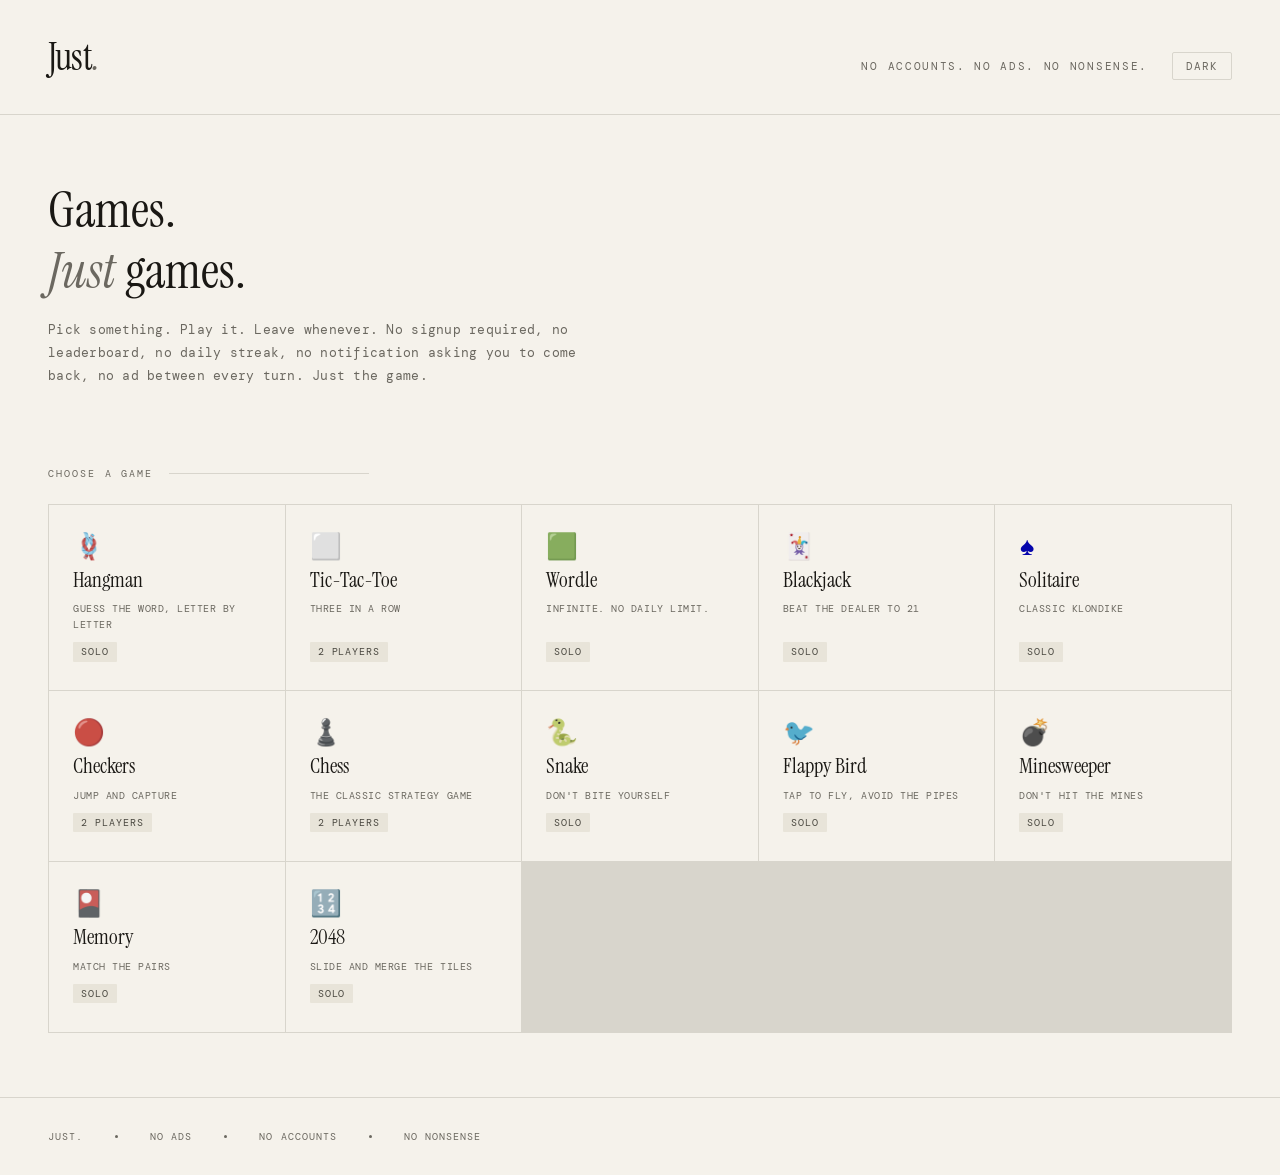
<file: index.html>
<!DOCTYPE html>
<html lang="en">
<head>
<meta charset="UTF-8">
<meta name="viewport" content="width=device-width, initial-scale=1.0">
<title>Just.</title>
<link rel="preconnect" href="https://fonts.googleapis.com">
<link href="https://fonts.googleapis.com/css2?family=Instrument+Serif:ital@0;1&family=DM+Mono:wght@400;500&display=swap" rel="stylesheet">
<style>
  :root {
    --bg: #f5f2eb;
    --bg2: #eceadf;
    --text: #1a1814;
    --text2: #6b6860;
    --accent: #2b2926;
    --card: #fff;
    --border: #d8d5cc;
    --hover: #f0ede4;
    --tag: #e8e4d9;
    --tag-text: #4a4840;
  }
  [data-theme="dark"] {
    --bg: #141310;
    --bg2: #1c1a17;
    --text: #f0ede4;
    --text2: #9a9690;
    --accent: #e8e4d9;
    --card: #201e1b;
    --border: #2e2c28;
    --hover: #272420;
    --tag: #2a2820;
    --tag-text: #b0ac9f;
  }
  * { margin: 0; padding: 0; box-sizing: border-box; }
  body {
    font-family: 'DM Mono', monospace;
    background: var(--bg);
    color: var(--text);
    min-height: 100vh;
    transition: background 0.2s, color 0.2s;
  }
  header {
    padding: 2rem 3rem;
    display: flex;
    align-items: baseline;
    justify-content: space-between;
    border-bottom: 1px solid var(--border);
  }
  .logo {
    font-family: 'Instrument Serif', serif;
    font-size: 2.4rem;
    letter-spacing: -0.02em;
    color: var(--text);
    text-decoration: none;
  }
  .logo em {
    font-style: italic;
    color: var(--text2);
  }
  .header-right {
    display: flex;
    align-items: center;
    gap: 1.5rem;
  }
  .tagline {
    font-size: 0.7rem;
    color: var(--text2);
    text-transform: uppercase;
    letter-spacing: 0.15em;
  }
  .theme-toggle {
    background: none;
    border: 1px solid var(--border);
    color: var(--text2);
    font-family: 'DM Mono', monospace;
    font-size: 0.7rem;
    letter-spacing: 0.1em;
    padding: 0.4rem 0.8rem;
    cursor: pointer;
    text-transform: uppercase;
    transition: all 0.15s;
    border-radius: 2px;
  }
  .theme-toggle:hover {
    background: var(--hover);
    color: var(--text);
  }
  .hero {
    padding: 4rem 3rem 3rem;
    max-width: 900px;
  }
  .hero h1 {
    font-family: 'Instrument Serif', serif;
    font-size: clamp(2rem, 4vw, 3.2rem);
    font-weight: 400;
    line-height: 1.2;
    color: var(--text);
    margin-bottom: 1rem;
  }
  .hero h1 em {
    font-style: italic;
    color: var(--text2);
  }
  .hero p {
    font-size: 0.8rem;
    color: var(--text2);
    line-height: 1.8;
    max-width: 560px;
    letter-spacing: 0.02em;
  }
  .games-section {
    padding: 2rem 3rem 4rem;
  }
  .section-label {
    font-size: 0.65rem;
    text-transform: uppercase;
    letter-spacing: 0.2em;
    color: var(--text2);
    margin-bottom: 1.5rem;
    display: flex;
    align-items: center;
    gap: 1rem;
  }
  .section-label::after {
    content: '';
    flex: 1;
    height: 1px;
    background: var(--border);
    max-width: 200px;
  }
  .games-grid {
    display: grid;
    grid-template-columns: repeat(auto-fill, minmax(200px, 1fr));
    gap: 1px;
    background: var(--border);
    border: 1px solid var(--border);
  }
  .game-card {
    background: var(--bg);
    padding: 1.8rem 1.5rem;
    text-decoration: none;
    display: flex;
    flex-direction: column;
    gap: 0.6rem;
    transition: background 0.12s;
    cursor: pointer;
    position: relative;
    overflow: hidden;
  }
  .game-card:hover {
    background: var(--card);
  }
  .game-card:hover .arrow {
    opacity: 1;
    transform: translate(0, 0);
  }
  .game-icon {
    font-size: 1.6rem;
    line-height: 1;
    filter: grayscale(0.3);
  }
  .game-name {
    font-family: 'Instrument Serif', serif;
    font-size: 1.3rem;
    font-weight: 400;
    color: var(--text);
    line-height: 1.1;
  }
  .game-desc {
    font-size: 0.65rem;
    color: var(--text2);
    letter-spacing: 0.05em;
    text-transform: uppercase;
    line-height: 1.5;
  }
  .game-tag {
    display: inline-block;
    background: var(--tag);
    color: var(--tag-text);
    font-size: 0.6rem;
    letter-spacing: 0.1em;
    text-transform: uppercase;
    padding: 0.2rem 0.5rem;
    border-radius: 1px;
    margin-top: auto;
    align-self: flex-start;
  }
  .arrow {
    position: absolute;
    top: 1.2rem;
    right: 1.2rem;
    font-size: 1rem;
    color: var(--text2);
    opacity: 0;
    transform: translate(-4px, 4px);
    transition: all 0.15s;
  }
  .footer {
    padding: 2rem 3rem;
    border-top: 1px solid var(--border);
    font-size: 0.65rem;
    color: var(--text2);
    letter-spacing: 0.1em;
    text-transform: uppercase;
    display: flex;
    gap: 2rem;
    align-items: center;
  }
  .footer-dot {
    width: 3px;
    height: 3px;
    background: var(--text2);
    border-radius: 50%;
  }
  @media (max-width: 600px) {
    header, .hero, .games-section, .footer { padding-left: 1.5rem; padding-right: 1.5rem; }
    .header-right .tagline { display: none; }
  }
</style>
</head>
<body>
<header>
  <a href="Just/index.html" class="logo">Just<em>.</em></a>
  <div class="header-right">
    <span class="tagline">No accounts. No ads. No nonsense.</span>
    <button class="theme-toggle" onclick="toggleTheme()" id="themeBtn">Dark</button>
  </div>
</header>

<div class="hero">
  <h1>Games.<br><em>Just</em> games.</h1>
  <p>Pick something. Play it. Leave whenever. No signup required, no leaderboard, no daily streak, no notification asking you to come back, no ad between every turn. Just the game.</p>
</div>

<section class="games-section">
  <div class="section-label">Choose a game</div>
  <div class="games-grid">
    <a class="game-card" href="hangman.html">
      <div class="game-icon">🪢</div>
      <div class="game-name">Hangman</div>
      <div class="game-desc">Guess the word, letter by letter</div>
      <div class="game-tag">Solo</div>
      <span class="arrow">↗</span>
    </a>
    <a class="game-card" href="tictactoe.html">
      <div class="game-icon">⬜</div>
      <div class="game-name">Tic-Tac-Toe</div>
      <div class="game-desc">Three in a row</div>
      <div class="game-tag">2 Players</div>
      <span class="arrow">↗</span>
    </a>
    <a class="game-card" href="wordle.html">
      <div class="game-icon">🟩</div>
      <div class="game-name">Wordle</div>
      <div class="game-desc">Infinite. No daily limit.</div>
      <div class="game-tag">Solo</div>
      <span class="arrow">↗</span>
    </a>
    <a class="game-card" href="blackjack.html">
      <div class="game-icon">🃏</div>
      <div class="game-name">Blackjack</div>
      <div class="game-desc">Beat the dealer to 21</div>
      <div class="game-tag">Solo</div>
      <span class="arrow">↗</span>
    </a>
    <a class="game-card" href="solitaire.html">
      <div class="game-icon">♠️</div>
      <div class="game-name">Solitaire</div>
      <div class="game-desc">Classic Klondike</div>
      <div class="game-tag">Solo</div>
      <span class="arrow">↗</span>
    </a>
    <a class="game-card" href="checkers.html">
      <div class="game-icon">🔴</div>
      <div class="game-name">Checkers</div>
      <div class="game-desc">Jump and capture</div>
      <div class="game-tag">2 Players</div>
      <span class="arrow">↗</span>
    </a>
    <a class="game-card" href="chess.html">
      <div class="game-icon">♟️</div>
      <div class="game-name">Chess</div>
      <div class="game-desc">The classic strategy game</div>
      <div class="game-tag">2 Players</div>
      <span class="arrow">↗</span>
    </a>
    <a class="game-card" href="snake.html">
      <div class="game-icon">🐍</div>
      <div class="game-name">Snake</div>
      <div class="game-desc">Don't bite yourself</div>
      <div class="game-tag">Solo</div>
      <span class="arrow">↗</span>
    </a>
    <a class="game-card" href="flappybird.html">
      <div class="game-icon">🐦</div>
      <div class="game-name">Flappy Bird</div>
      <div class="game-desc">Tap to fly, avoid the pipes</div>
      <div class="game-tag">Solo</div>
      <span class="arrow">↗</span>
    </a>
    <a class="game-card" href="minesweeper.html">
      <div class="game-icon">💣</div>
      <div class="game-name">Minesweeper</div>
      <div class="game-desc">Don't hit the mines</div>
      <div class="game-tag">Solo</div>
      <span class="arrow">↗</span>
    </a>
    <a class="game-card" href="memory.html">
      <div class="game-icon">🎴</div>
      <div class="game-name">Memory</div>
      <div class="game-desc">Match the pairs</div>
      <div class="game-tag">Solo</div>
      <span class="arrow">↗</span>
    </a>
    <a class="game-card" href="2048.html">
      <div class="game-icon">🔢</div>
      <div class="game-name">2048</div>
      <div class="game-desc">Slide and merge the tiles</div>
      <div class="game-tag">Solo</div>
      <span class="arrow">↗</span>
    </a>
  </div>
</section>

<footer class="footer">
  <span>Just.</span>
  <div class="footer-dot"></div>
  <span>No ads</span>
  <div class="footer-dot"></div>
  <span>No accounts</span>
  <div class="footer-dot"></div>
  <span>No nonsense</span>
</footer>

<script>
  const saved = localStorage.getItem('just-theme');
  if (saved === 'dark') {
    document.documentElement.setAttribute('data-theme', 'dark');
    document.getElementById('themeBtn').textContent = 'Light';
  }
  function toggleTheme() {
    const isDark = document.documentElement.getAttribute('data-theme') === 'dark';
    if (isDark) {
      document.documentElement.removeAttribute('data-theme');
      document.getElementById('themeBtn').textContent = 'Dark';
      localStorage.setItem('just-theme', 'light');
    } else {
      document.documentElement.setAttribute('data-theme', 'dark');
      document.getElementById('themeBtn').textContent = 'Light';
      localStorage.setItem('just-theme', 'dark');
    }
  }
</script>
</body>
</html>
</file>
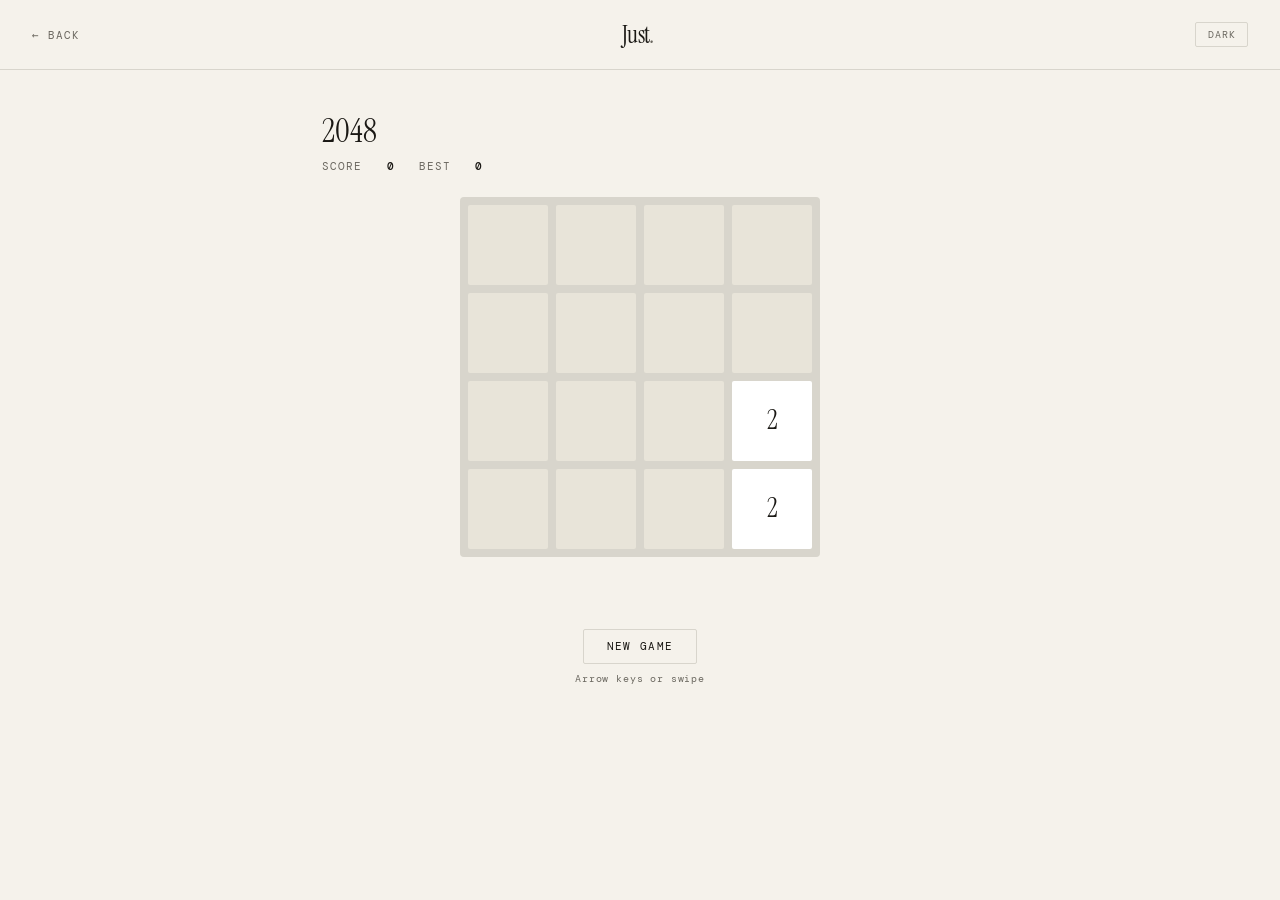
<file: 2048.html>
<!DOCTYPE html>
<html lang="en">
<head>
<meta charset="UTF-8">
<meta name="viewport" content="width=device-width, initial-scale=1.0">
<title>2048 — Just.</title>
<link rel="preconnect" href="https://fonts.googleapis.com">
<link href="https://fonts.googleapis.com/css2?family=Instrument+Serif:ital@0;1&family=DM+Mono:wght@400;500&display=swap" rel="stylesheet">
<link rel="stylesheet" href="base.css">
<style>
  .board {
    display: grid;
    grid-template-columns: repeat(4, 80px);
    grid-template-rows: repeat(4, 80px);
    gap: 8px;
    background: var(--border);
    padding: 8px;
    border-radius: 4px;
    width: fit-content;
    margin: 0 auto 1.5rem;
  }
  .tile {
    width: 80px; height: 80px;
    display: flex; align-items: center; justify-content: center;
    font-family: 'Instrument Serif', serif;
    font-size: 1.6rem;
    border-radius: 2px;
    background: var(--tag);
    color: var(--text);
    font-weight: 400;
    transition: background 0.1s;
    user-select: none;
  }
  .t2{background:var(--card);} .t4{background:var(--bg2);}
  .t8{background:#c8a86e;color:#fff;} .t16{background:#c0906a;color:#fff;}
  .t32{background:#b87a5a;color:#fff;} .t64{background:#b06040;color:#fff;}
  .t128{background:#9a8040;color:#fff;font-size:1.2rem;}
  .t256{background:#887030;color:#fff;font-size:1.2rem;}
  .t512{background:#766020;color:#fff;font-size:1.2rem;}
  .t1024{background:#644800;color:#fff;font-size:1rem;}
  .t2048{background:#3a2800;color:#ffd700;font-size:1rem;}
</style>
</head>
<body>
<header>
  <a href="../index.html" class="back">← Back</a>
  <a href="../index.html" class="logo">Just<em>.</em></a>
  <div class="header-right">
    <button class="theme-toggle" onclick="toggleTheme()" id="themeBtn">Dark</button>
  </div>
</header>

<div class="game-container">
  <div class="game-title">2048</div>
  <div class="status-bar">
    <span>Score</span><span class="status-val" id="score">0</span>
    <span>Best</span><span class="status-val" id="best">0</span>
  </div>

  <div class="board" id="board"></div>
  <div class="msg" id="msg"></div>

  <div style="text-align:center;margin-top:0.5rem">
    <button class="btn btn-outline" onclick="newGame()">New Game</button>
  </div>
  <div style="text-align:center;margin-top:0.5rem;font-size:0.65rem;color:var(--text2);letter-spacing:0.08em">Arrow keys or swipe</div>
</div>

<script>
let grid, score, best=0, over;

function newGame(){
  grid=Array(4).fill(null).map(()=>Array(4).fill(0));
  score=0; over=false;
  addTile(); addTile();
  document.getElementById('score').textContent=0;
  document.getElementById('msg').textContent='';
  document.getElementById('msg').className='msg';
  render();
}

function addTile(){
  const empty=[];
  for(let r=0;r<4;r++) for(let c=0;c<4;c++) if(!grid[r][c]) empty.push([r,c]);
  if(!empty.length) return;
  const [r,c]=empty[Math.floor(Math.random()*empty.length)];
  grid[r][c]=Math.random()<0.9?2:4;
}

function slide(row){
  let arr=row.filter(Boolean);
  let pts=0;
  for(let i=0;i<arr.length-1;i++){
    if(arr[i]===arr[i+1]){arr[i]*=2;pts+=arr[i];arr.splice(i+1,1);}
  }
  while(arr.length<4) arr.push(0);
  return {row:arr,pts};
}

function move(dir){
  if(over) return;
  let moved=false, pts=0;
  const old=grid.map(r=>[...r]);
  if(dir==='left'){
    for(let r=0;r<4;r++){const {row,pts:p}=slide(grid[r]);grid[r]=row;pts+=p;}
  } else if(dir==='right'){
    for(let r=0;r<4;r++){const {row,pts:p}=slide([...grid[r]].reverse());grid[r]=row.reverse();pts+=p;}
  } else if(dir==='up'){
    for(let c=0;c<4;c++){
      const col=grid.map(r=>r[c]);
      const {row,pts:p}=slide(col);
      row.forEach((v,r)=>grid[r][c]=v);pts+=p;
    }
  } else if(dir==='down'){
    for(let c=0;c<4;c++){
      const col=grid.map(r=>r[c]).reverse();
      const {row,pts:p}=slide(col);
      row.reverse().forEach((v,r)=>grid[r][c]=v);pts+=p;
    }
  }
  for(let r=0;r<4;r++) for(let c=0;c<4;c++) if(grid[r][c]!==old[r][c]) moved=true;
  if(moved){
    score+=pts;
    if(score>best) best=score;
    document.getElementById('score').textContent=score;
    document.getElementById('best').textContent=best;
    addTile();
    checkEnd();
    render();
  }
}

function checkEnd(){
  if(grid.flat().includes(2048)){
    document.getElementById('msg').textContent='You reached 2048!';
    document.getElementById('msg').className='msg win';
    over=true; return;
  }
  for(let r=0;r<4;r++) for(let c=0;c<4;c++){
    if(!grid[r][c]) return;
    if(c<3&&grid[r][c]===grid[r][c+1]) return;
    if(r<3&&grid[r][c]===grid[r+1][c]) return;
  }
  document.getElementById('msg').textContent='No moves left.';
  document.getElementById('msg').className='msg lose';
  over=true;
}

function render(){
  const b=document.getElementById('board');
  b.innerHTML=grid.flat().map(v=>`<div class="tile ${v?'t'+v:''}">${v||''}</div>`).join('');
}

document.addEventListener('keydown',e=>{
  const map={'ArrowLeft':'left','ArrowRight':'right','ArrowUp':'up','ArrowDown':'down'};
  if(map[e.key]){e.preventDefault();move(map[e.key]);}
});

// Touch swipe
let tx,ty;
document.addEventListener('touchstart',e=>{tx=e.touches[0].clientX;ty=e.touches[0].clientY;},{passive:true});
document.addEventListener('touchend',e=>{
  const dx=e.changedTouches[0].clientX-tx, dy=e.changedTouches[0].clientY-ty;
  if(Math.abs(dx)<20&&Math.abs(dy)<20) return;
  if(Math.abs(dx)>Math.abs(dy)) move(dx>0?'right':'left');
  else move(dy>0?'down':'up');
});

const saved = localStorage.getItem('just-theme');
if (saved === 'dark') { document.documentElement.setAttribute('data-theme','dark'); document.getElementById('themeBtn').textContent='Light'; }
function toggleTheme() {
  const isDark = document.documentElement.getAttribute('data-theme')==='dark';
  if(isDark){document.documentElement.removeAttribute('data-theme');document.getElementById('themeBtn').textContent='Dark';localStorage.setItem('just-theme','light');}
  else{document.documentElement.setAttribute('data-theme','dark');document.getElementById('themeBtn').textContent='Light';localStorage.setItem('just-theme','dark');}
}

newGame();
</script>
</body>
</html>
</file>
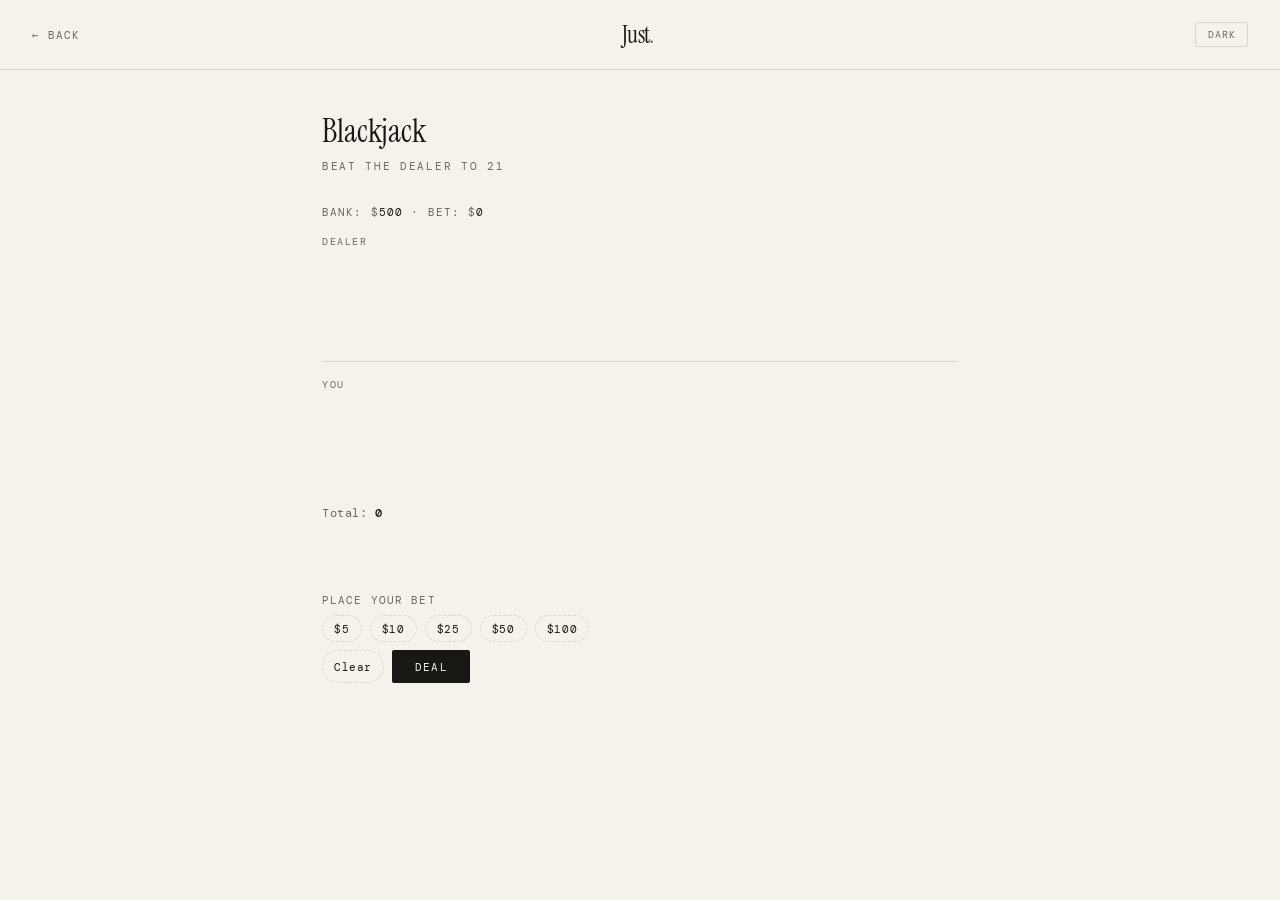
<file: blackjack.html>
<!DOCTYPE html>
<html lang="en">
<head>
<meta charset="UTF-8">
<meta name="viewport" content="width=device-width, initial-scale=1.0">
<title>Blackjack — Just.</title>
<link rel="preconnect" href="https://fonts.googleapis.com">
<link href="https://fonts.googleapis.com/css2?family=Instrument+Serif:ital@0;1&family=DM+Mono:wght@400;500&display=swap" rel="stylesheet">
<link rel="stylesheet" href="base.css">
<style>
  .table-area { margin: 1rem 0; }
  .hand-label { font-size: 0.65rem; text-transform: uppercase; letter-spacing: 0.15em; color: var(--text2); margin-bottom: 0.6rem; }
  .hand { display: flex; gap: 0.5rem; flex-wrap: wrap; margin-bottom: 1.5rem; min-height: 80px; align-items: flex-end; }
  .card {
    width: 52px; height: 76px;
    background: var(--card);
    border: 1px solid var(--border);
    border-radius: 4px;
    display: flex;
    flex-direction: column;
    justify-content: space-between;
    padding: 5px 6px;
    font-family: 'Instrument Serif', serif;
    font-size: 1.1rem;
    line-height: 1;
    user-select: none;
    box-shadow: 0 1px 3px rgba(0,0,0,0.06);
  }
  .card .corner { font-size: 0.7rem; line-height: 1.1; }
  .card .corner.bot { align-self: flex-end; transform: rotate(180deg); }
  .card.red { color: #c0392b; }
  .card.black { color: var(--text); }
  .card.hidden { background: var(--tag); color: var(--tag); border-color: var(--border); }
  .card.hidden .corner { visibility: hidden; }
  .divider { height: 1px; background: var(--border); margin: 1rem 0; }
  .count { font-size: 0.75rem; color: var(--text2); margin-bottom: 1rem; letter-spacing: 0.05em; }
  .count span { color: var(--text); font-weight: 500; }
  .actions { display: flex; gap: 0.6rem; flex-wrap: wrap; margin: 1rem 0; }
  .chip-row { display: flex; gap: 0.5rem; flex-wrap: wrap; margin-bottom: 0.5rem; }
  .chip {
    border: 1.5px dashed var(--border);
    background: none;
    color: var(--text);
    font-family: 'DM Mono', monospace;
    font-size: 0.7rem;
    padding: 0.35rem 0.7rem;
    cursor: pointer;
    border-radius: 50px;
    transition: all 0.1s;
    letter-spacing: 0.05em;
  }
  .chip:hover { border-color: var(--text2); background: var(--hover); }
  .bankroll { font-size: 0.7rem; color: var(--text2); text-transform: uppercase; letter-spacing: 0.1em; margin-bottom: 0.3rem; }
  .bankroll span { color: var(--text); }
</style>
</head>
<body>
<header>
  <a href="../index.html" class="back">← Back</a>
  <a href="../index.html" class="logo">Just<em>.</em></a>
  <div class="header-right">
    <button class="theme-toggle" onclick="toggleTheme()" id="themeBtn">Dark</button>
  </div>
</header>

<div class="game-container">
  <div class="game-title">Blackjack</div>
  <div class="game-subtitle">Beat the dealer to 21</div>

  <div class="bankroll">Bank: $<span id="bank">500</span> · Bet: $<span id="betDisplay">0</span></div>

  <div class="table-area">
    <div class="hand-label">Dealer</div>
    <div class="hand" id="dealerHand"></div>
    <div class="count" id="dealerCount"></div>
    <div class="divider"></div>
    <div class="hand-label">You</div>
    <div class="hand" id="playerHand"></div>
    <div class="count" id="playerCount"></div>
  </div>

  <div class="msg" id="msg"></div>
  <div class="actions" id="actions"></div>
</div>

<script>
const SUITS = ['♠','♥','♦','♣'];
const VALUES = ['A','2','3','4','5','6','7','8','9','10','J','Q','K'];
let deck=[], playerHand=[], dealerHand=[], bank=500, bet=0, phase='bet';

function newDeck() {
  deck = [];
  for(const s of SUITS) for(const v of VALUES) deck.push({s,v});
  for(let i=deck.length-1;i>0;i--){const j=Math.floor(Math.random()*(i+1));[deck[i],deck[j]]=[deck[j],deck[i]];}
}

function deal(){return deck.pop();}

function cardVal(c){
  if(c.v==='A') return 11;
  if(['K','Q','J'].includes(c.v)) return 10;
  return parseInt(c.v);
}

function handScore(hand){
  let total=0, aces=0;
  for(const c of hand){total+=cardVal(c);if(c.v==='A')aces++;}
  while(total>21&&aces>0){total-=10;aces--;}
  return total;
}

function isRed(s){return s==='♥'||s==='♦';}

function renderCard(c, hidden=false){
  if(hidden) return `<div class="card hidden"><div class="corner top">?</div><div class="corner bot">?</div></div>`;
  const cls = isRed(c.s) ? 'red' : 'black';
  return `<div class="card ${cls}"><div class="corner top">${c.v}${c.s}</div><div class="corner bot">${c.v}${c.s}</div></div>`;
}

function render(hideDealer=true){
  document.getElementById('dealerHand').innerHTML = dealerHand.map((c,i)=>renderCard(c, hideDealer&&i===1)).join('');
  document.getElementById('playerHand').innerHTML = playerHand.map(c=>renderCard(c)).join('');
  const ps = handScore(playerHand);
  document.getElementById('playerCount').innerHTML = `Total: <span>${ps}</span>`;
  if(!hideDealer){
    const ds = handScore(dealerHand);
    document.getElementById('dealerCount').innerHTML = `Total: <span>${ds}</span>`;
  } else {
    document.getElementById('dealerCount').innerHTML = '';
  }
  document.getElementById('bank').textContent = bank;
  document.getElementById('betDisplay').textContent = bet;
  renderActions();
}

function renderActions(){
  const el = document.getElementById('actions');
  if(phase==='bet'){
    el.innerHTML = `
      <div style="width:100%">
        <div class="bankroll" style="margin-bottom:0.5rem">Place your bet</div>
        <div class="chip-row">
          ${[5,10,25,50,100].map(v=>`<button class="chip" onclick="placeBet(${v})">$${v}</button>`).join('')}
        </div>
        <div class="chip-row">
          <button class="chip" onclick="clearBet()">Clear</button>
          <button class="btn" onclick="startHand()" ${bet===0?'disabled':''}>Deal</button>
        </div>
      </div>`;
  } else if(phase==='play'){
    el.innerHTML = `
      <button class="btn" onclick="hit()">Hit</button>
      <button class="btn btn-outline" onclick="stand()">Stand</button>
      ${playerHand.length===2&&bank>=bet?`<button class="btn btn-outline" onclick="doubleDown()">Double</button>`:''}`;
  } else {
    el.innerHTML = `<button class="btn" onclick="resetBet()">Play Again</button>`;
  }
}

function placeBet(v){ if(bank>=bet+v){ bet+=v; render(); } }
function clearBet(){ bet=0; render(); }

function startHand(){
  if(bet===0||bank<bet) return;
  if(deck.length<15) newDeck();
  bank-=bet;
  playerHand=[deal(),deal()];
  dealerHand=[deal(),deal()];
  phase='play';
  render();
  if(handScore(playerHand)===21){ stand(); }
}

function hit(){
  playerHand.push(deal());
  render();
  if(handScore(playerHand)>21) endHand();
}

function stand(){
  phase='resolve';
  render(false);
  while(handScore(dealerHand)<17) dealerHand.push(deal());
  render(false);
  endHand();
}

function doubleDown(){
  bank-=bet; bet*=2;
  playerHand.push(deal());
  render();
  if(handScore(playerHand)>21) endHand(); else stand();
}

function endHand(){
  phase='over';
  const ps=handScore(playerHand), ds=handScore(dealerHand);
  const msg=document.getElementById('msg');
  render(false);
  if(ps>21){msg.textContent='Bust. You lose.';msg.className='msg lose';}
  else if(ds>21){bank+=bet*2;msg.textContent='Dealer busts. You win!';msg.className='msg win';}
  else if(ps>ds){bank+=bet*2;msg.textContent='You win!';msg.className='msg win';}
  else if(ps===ds){bank+=bet;msg.textContent='Push. Bet returned.';msg.className='msg';}
  else{msg.textContent='Dealer wins.';msg.className='msg lose';}
  if(bank<=0){bank=500;msg.textContent+=' (Refilled to $500)';}
  renderActions();
}

function resetBet(){ bet=0; phase='bet'; playerHand=[]; dealerHand=[]; document.getElementById('msg').textContent=''; render(); }

const saved = localStorage.getItem('just-theme');
if (saved === 'dark') { document.documentElement.setAttribute('data-theme','dark'); document.getElementById('themeBtn').textContent='Light'; }
function toggleTheme() {
  const isDark = document.documentElement.getAttribute('data-theme')==='dark';
  if(isDark){document.documentElement.removeAttribute('data-theme');document.getElementById('themeBtn').textContent='Dark';localStorage.setItem('just-theme','light');}
  else{document.documentElement.setAttribute('data-theme','dark');document.getElementById('themeBtn').textContent='Light';localStorage.setItem('just-theme','dark');}
}

newDeck(); render();
</script>
</body>
</html>
</file>
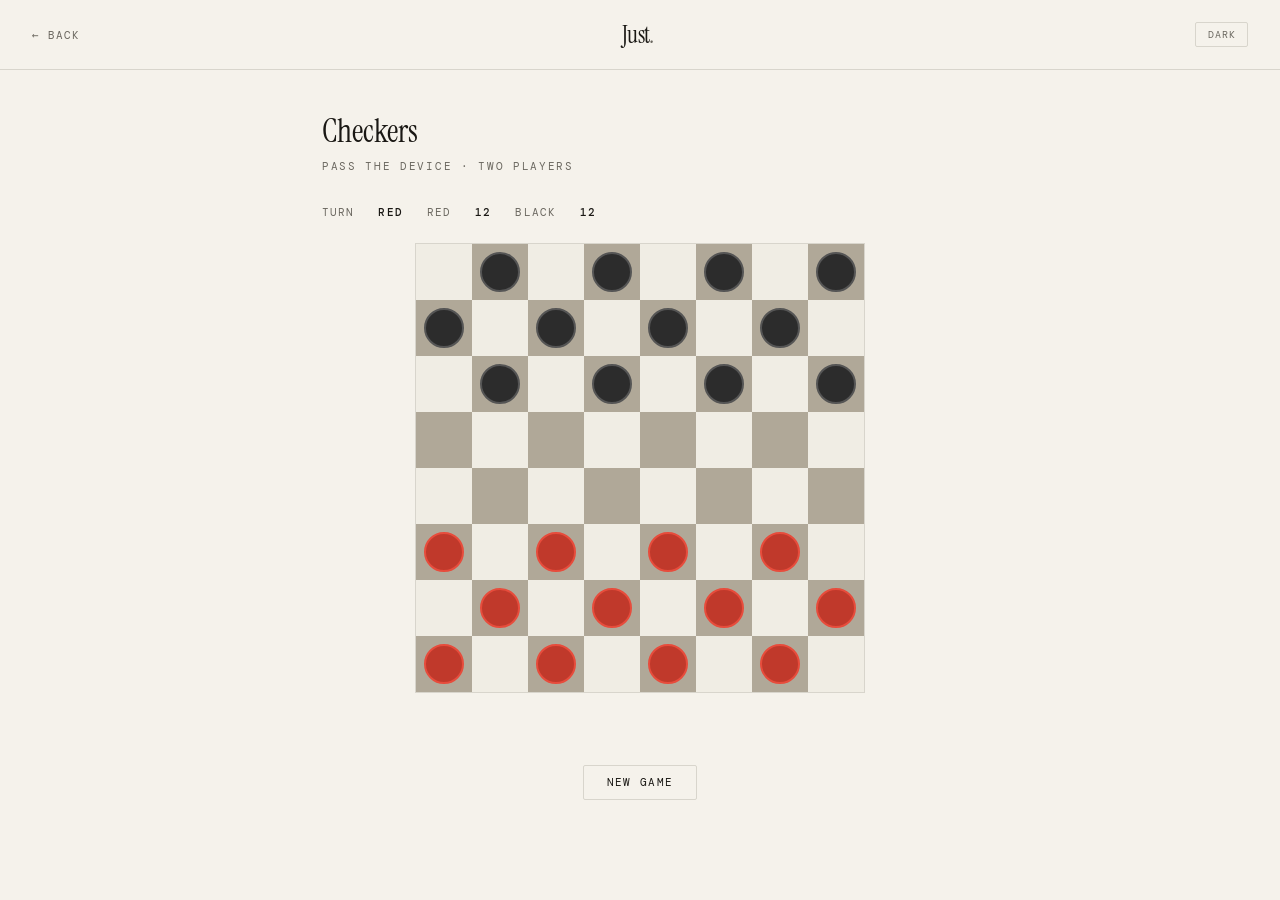
<file: checkers.html>
<!DOCTYPE html>
<html lang="en">
<head>
<meta charset="UTF-8">
<meta name="viewport" content="width=device-width, initial-scale=1.0">
<title>Checkers — Just.</title>
<link rel="preconnect" href="https://fonts.googleapis.com">
<link href="https://fonts.googleapis.com/css2?family=Instrument+Serif:ital@0;1&family=DM+Mono:wght@400;500&display=swap" rel="stylesheet">
<link rel="stylesheet" href="base.css">
<style>
  .board {
    display: grid;
    grid-template-columns: repeat(8, 56px);
    grid-template-rows: repeat(8, 56px);
    width: fit-content;
    margin: 0 auto;
    border: 1px solid var(--border);
  }
  .sq {
    width: 56px; height: 56px;
    display: flex; align-items: center; justify-content: center;
    cursor: pointer;
    position: relative;
  }
  .sq.light { background: #f0ede4; }
  .sq.dark { background: #b0a898; cursor: pointer; }
  [data-theme="dark"] .sq.light { background: #2e2a24; }
  [data-theme="dark"] .sq.dark { background: #1c1a16; }
  .sq.possible { background: rgba(80,160,80,0.4) !important; }
  .piece {
    width: 40px; height: 40px;
    border-radius: 50%;
    display: flex; align-items: center; justify-content: center;
    font-size: 1.2rem;
    transition: transform 0.1s;
    position: relative;
    z-index: 1;
  }
  .piece.red { background: #c0392b; border: 2px solid #e74c3c; color: #fff; }
  .piece.black { background: #2c2c2c; border: 2px solid #555; color: #fff; }
  [data-theme="dark"] .piece.red { background: #c0392b; border-color: #e07070; }
  [data-theme="dark"] .piece.black { background: #444; border-color: #888; }
  .piece.selected { transform: scale(1.12); }
  .piece.king::after { content: '♛'; position:absolute; font-size:0.9rem; }
</style>
</head>
<body>
<header>
  <a href="../index.html" class="back">← Back</a>
  <a href="../index.html" class="logo">Just<em>.</em></a>
  <div class="header-right">
    <button class="theme-toggle" onclick="toggleTheme()" id="themeBtn">Dark</button>
  </div>
</header>

<div class="game-container">
  <div class="game-title">Checkers</div>
  <div class="game-subtitle">Pass the device · Two players</div>
  <div class="status-bar">
    <span>Turn</span><span class="status-val" id="turnInd">Red</span>
    <span>Red</span><span class="status-val" id="redCount">12</span>
    <span>Black</span><span class="status-val" id="blackCount">12</span>
  </div>

  <div class="board" id="board"></div>
  <div class="msg" id="msg"></div>
  <div style="text-align:center;margin-top:1rem">
    <button class="btn btn-outline" onclick="newGame()">New Game</button>
  </div>
</div>

<script>
// board[r][c] = {color:'r'|'b', king:bool} or null
let board, turn, selected, possible, mustJump, over;

function newGame(){
  board=Array(8).fill(null).map(()=>Array(8).fill(null));
  for(let r=0;r<3;r++) for(let c=0;c<8;c++) if((r+c)%2!==0) board[r][c]={color:'b',king:false};
  for(let r=5;r<8;r++) for(let c=0;c<8;c++) if((r+c)%2!==0) board[r][c]={color:'r',king:false};
  turn='r'; selected=null; possible=[]; mustJump=false; over=false;
  document.getElementById('msg').textContent='';
  document.getElementById('msg').className='msg';
  updateCounts(); render();
}

function updateCounts(){
  let r=0,b=0;
  for(let row=0;row<8;row++) for(let col=0;col<8;col++){
    if(board[row][col]?.color==='r') r++;
    if(board[row][col]?.color==='b') b++;
  }
  document.getElementById('redCount').textContent=r;
  document.getElementById('blackCount').textContent=b;
  document.getElementById('turnInd').textContent=turn==='r'?'Red':'Black';
}

function getMoves(r,c,jumpOnly=false){
  const p=board[r][c]; if(!p) return [];
  const dirs=p.king?[-1,1]:(p.color==='r'?[-1]:[1]);
  const jumps=[],moves=[];
  for(const dr of dirs) for(const dc of[-1,1]){
    const nr=r+dr, nc=c+dc, jr=r+2*dr, jc=c+2*dc;
    if(nr>=0&&nr<8&&nc>=0&&nc<8){
      if(board[nr][nc]?.color&&board[nr][nc].color!==p.color){
        if(jr>=0&&jr<8&&jc>=0&&jc<8&&!board[jr][jc]) jumps.push({r:jr,c:jc,capR:nr,capC:nc});
      } else if(!board[nr][nc]&&!jumpOnly) moves.push({r:nr,c:nc});
    }
  }
  return jumps.length ? jumps : (jumpOnly ? [] : moves);
}

function allJumps(){
  const jumps=[];
  for(let r=0;r<8;r++) for(let c=0;c<8;c++) if(board[r][c]?.color===turn) if(getMoves(r,c,true).length) jumps.push([r,c]);
  return jumps;
}

function click(r,c){
  if(over) return;
  const haveJumps=allJumps();
  if(selected){
    const move=possible.find(m=>m.r===r&&m.c===c);
    if(move){ doMove(...selected,move); return; }
    if(board[r][c]?.color===turn){
      selected=[r,c];
      const moves=getMoves(r,c,haveJumps.length>0);
      if(haveJumps.length&&!haveJumps.some(([jr,jc])=>jr===r&&jc===c)){possible=[];}
      else possible=moves;
    } else { selected=null; possible=[]; }
  } else {
    if(board[r][c]?.color===turn){
      if(haveJumps.length&&!haveJumps.some(([jr,jc])=>jr===r&&jc===c)){ return; }
      selected=[r,c];
      possible=getMoves(r,c,haveJumps.length>0);
    }
  }
  render();
}

function doMove(fr,fc,move){
  board[move.r][move.c]=board[fr][fc]; board[fr][fc]=null;
  if(move.capR!==undefined) board[move.capR][move.capC]=null;
  // King promotion
  const p=board[move.r][move.c];
  if(p.color==='r'&&move.r===0) p.king=true;
  if(p.color==='b'&&move.r===7) p.king=true;
  selected=null; possible=[];
  // Chain jumps
  if(move.capR!==undefined){
    const chains=getMoves(move.r,move.c,true);
    if(chains.length){ selected=[move.r,move.c]; possible=chains; updateCounts(); render(); return; }
  }
  turn=turn==='r'?'b':'r';
  updateCounts();
  // Check win
  const opp=turn==='r'?'b':'r';
  let oppHas=false;
  for(let r=0;r<8;r++) for(let c=0;c<8;c++) if(board[r][c]?.color===turn) if(getMoves(r,c).length){oppHas=true;break;}
  if(!oppHas){
    over=true;
    const msg=document.getElementById('msg');
    msg.textContent=`${opp==='r'?'Red':'Black'} wins!`; msg.className='msg win';
  }
  render();
}

function render(){
  const b=document.getElementById('board');
  b.innerHTML='';
  for(let r=0;r<8;r++) for(let c=0;c<8;c++){
    const sq=document.createElement('div');
    sq.className=`sq ${(r+c)%2===0?'light':'dark'}`;
    if(possible.some(m=>m.r===r&&m.c===c)) sq.classList.add('possible');
    const p=board[r][c];
    if(p){
      const piece=document.createElement('div');
      piece.className=`piece ${p.color==='r'?'red':'black'}${p.king?' king':''}`;
      if(selected&&selected[0]===r&&selected[1]===c) piece.classList.add('selected');
      sq.appendChild(piece);
    }
    const rr=r,cc=c; sq.addEventListener('click',()=>click(rr,cc));
    b.appendChild(sq);
  }
}

const saved = localStorage.getItem('just-theme');
if (saved === 'dark') { document.documentElement.setAttribute('data-theme','dark'); document.getElementById('themeBtn').textContent='Light'; }
function toggleTheme() {
  const isDark = document.documentElement.getAttribute('data-theme')==='dark';
  if(isDark){document.documentElement.removeAttribute('data-theme');document.getElementById('themeBtn').textContent='Dark';localStorage.setItem('just-theme','light');}
  else{document.documentElement.setAttribute('data-theme','dark');document.getElementById('themeBtn').textContent='Light';localStorage.setItem('just-theme','dark');}
  render();
}

newGame();
</script>
</body>
</html>
</file>
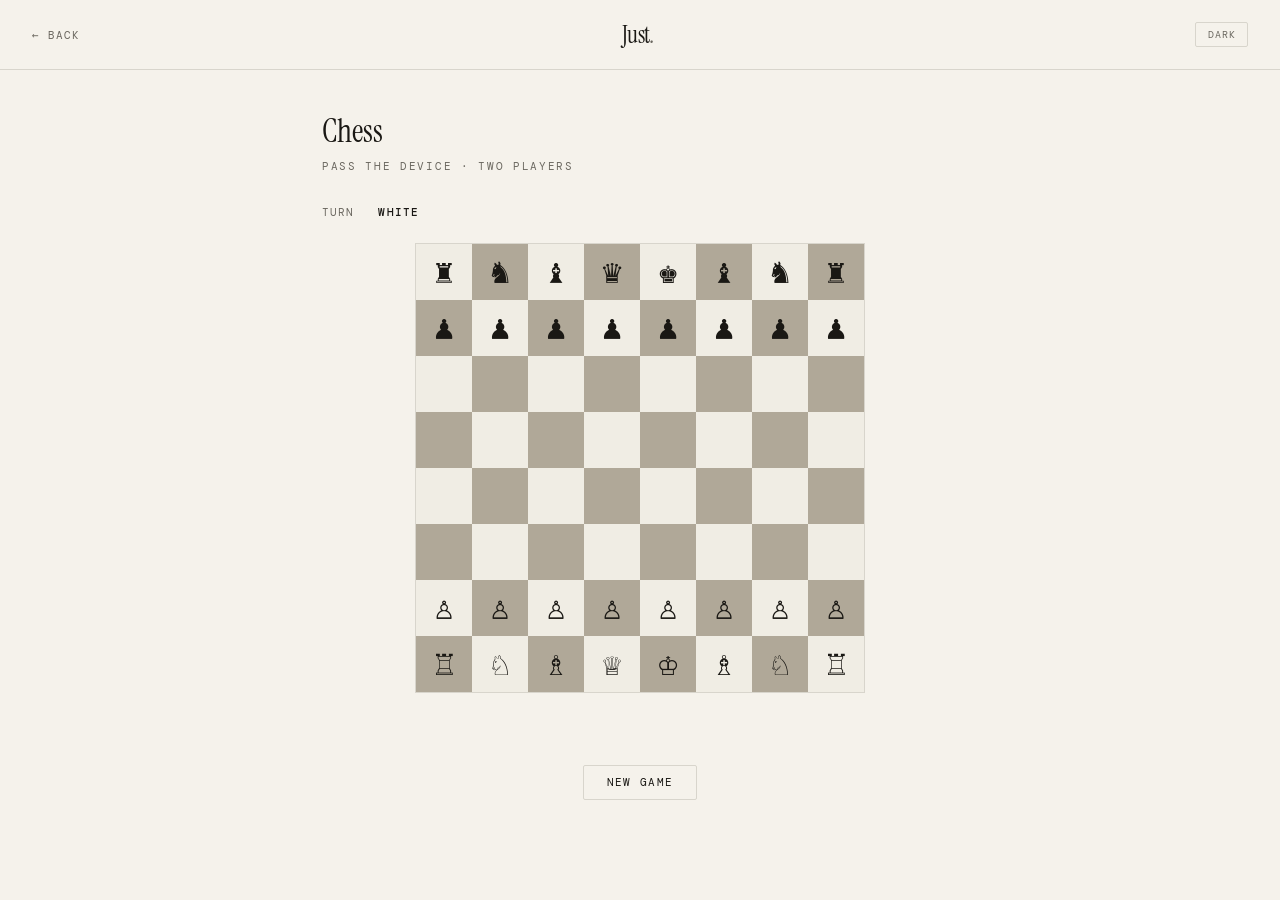
<file: chess.html>
<!DOCTYPE html>
<html lang="en">
<head>
<meta charset="UTF-8">
<meta name="viewport" content="width=device-width, initial-scale=1.0">
<title>Chess — Just.</title>
<link rel="preconnect" href="https://fonts.googleapis.com">
<link href="https://fonts.googleapis.com/css2?family=Instrument+Serif:ital@0;1&family=DM+Mono:wght@400;500&display=swap" rel="stylesheet">
<link rel="stylesheet" href="base.css">
<style>
  .board-wrap { overflow-x: auto; }
  .board {
    display: grid;
    grid-template-columns: repeat(8, 56px);
    grid-template-rows: repeat(8, 56px);
    width: fit-content;
    margin: 0 auto;
    border: 1px solid var(--border);
  }
  .sq {
    width: 56px; height: 56px;
    display: flex; align-items: center; justify-content: center;
    font-size: 2.1rem;
    cursor: pointer;
    user-select: none;
    position: relative;
    transition: background 0.1s;
  }
  .sq.light { background: #f0ede4; }
  .sq.dark { background: #b0a898; }
  [data-theme="dark"] .sq.light { background: #2e2a24; }
  [data-theme="dark"] .sq.dark { background: #1c1a16; }
  .sq.selected { outline: 3px solid #c0a050; outline-offset: -3px; }
  .sq.possible { background: rgba(80,160,80,0.35) !important; }
  .sq.possible::after { content:''; position:absolute; width:16px;height:16px;border-radius:50%;background:rgba(50,120,50,0.4); }
  .sq.in-check { background: rgba(200,50,50,0.4) !important; }
  .coords {
    display: flex;
    width: fit-content;
    margin: 0 auto;
    gap: 0;
  }
  .coord-row { display:flex; flex-direction:column; gap:0; justify-content:space-around; }
  .coord { width:16px; height:56px; display:flex; align-items:center; justify-content:center; font-size:0.55rem; color:var(--text2); letter-spacing:0; }
</style>
</head>
<body>
<header>
  <a href="../index.html" class="back">← Back</a>
  <a href="../index.html" class="logo">Just<em>.</em></a>
  <div class="header-right">
    <button class="theme-toggle" onclick="toggleTheme()" id="themeBtn">Dark</button>
  </div>
</header>

<div class="game-container">
  <div class="game-title">Chess</div>
  <div class="game-subtitle">Pass the device · Two players</div>

  <div class="status-bar">
    <span>Turn</span><span class="status-val" id="turnInd">White</span>
    <span id="checkLabel" style="display:none;color:var(--red)">CHECK</span>
  </div>

  <div class="board-wrap">
    <div class="board" id="board"></div>
  </div>

  <div class="msg" id="msg"></div>

  <div style="margin-top:1rem;text-align:center">
    <button class="btn btn-outline" onclick="newGame()">New Game</button>
  </div>
</div>

<script>
// Piece: uppercase=white, lowercase=black
// K=king, Q=queen, R=rook, B=bishop, N=knight, P=pawn

const INIT = [
  ['r','n','b','q','k','b','n','r'],
  ['p','p','p','p','p','p','p','p'],
  [null,null,null,null,null,null,null,null],
  [null,null,null,null,null,null,null,null],
  [null,null,null,null,null,null,null,null],
  [null,null,null,null,null,null,null,null],
  ['P','P','P','P','P','P','P','P'],
  ['R','N','B','Q','K','B','N','R']
];

const GLYPHS = {
  'K':'♔','Q':'♕','R':'♖','B':'♗','N':'♘','P':'♙',
  'k':'♚','q':'♛','r':'♜','b':'♝','n':'♞','p':'♟'
};

let board, turn, selected, possible, enPassant, castling, over;

function newGame(){
  board = INIT.map(r=>[...r]);
  turn = 'w'; selected = null; possible = []; enPassant = null;
  castling = {wK:true,wR:[true,true],bK:true,bR:[true,true]};
  over = false;
  document.getElementById('msg').textContent='';
  document.getElementById('msg').className='msg';
  document.getElementById('checkLabel').style.display='none';
  render();
}

function isWhite(p){ return p && p === p.toUpperCase(); }
function isBlack(p){ return p && p === p.toLowerCase(); }
function owner(p){ return p ? (isWhite(p)?'w':'b') : null; }
function enemy(p, t){ return p && owner(p) !== t; }

function getMoves(r, c, b, t, forCheck=false){
  const p = b[r][c];
  if(!p) return [];
  const moves = [];
  const add = (nr, nc) => {
    if(nr<0||nr>7||nc<0||nc>7) return;
    if(owner(b[nr][nc])===t) return;
    moves.push([nr,nc]);
  };
  const slide = (dr, dc) => {
    let nr=r+dr, nc=c+dc;
    while(nr>=0&&nr<8&&nc>=0&&nc<8){
      if(b[nr][nc]){ if(enemy(b[nr][nc],t)) moves.push([nr,nc]); break; }
      moves.push([nr,nc]); nr+=dr; nc+=dc;
    }
  };
  const pt = p.toUpperCase();
  if(pt==='P'){
    const dir = t==='w'?-1:1;
    if(!b[r+dir]?.[c]) { add(r+dir,c); if((t==='w'&&r===6)||(t==='b'&&r===1)) if(!b[r+2*dir]?.[c]) add(r+2*dir,c); }
    [-1,1].forEach(dc=>{ if(c+dc>=0&&c+dc<8){ if(b[r+dir][c+dc]&&enemy(b[r+dir][c+dc],t)) add(r+dir,c+dc); if(enPassant&&enPassant[0]===r+dir&&enPassant[1]===c+dc) moves.push([r+dir,c+dc]); } });
  } else if(pt==='N'){
    [[-2,-1],[-2,1],[-1,-2],[-1,2],[1,-2],[1,2],[2,-1],[2,1]].forEach(([dr,dc])=>add(r+dr,c+dc));
  } else if(pt==='B'){ [[-1,-1],[-1,1],[1,-1],[1,1]].forEach(([dr,dc])=>slide(dr,dc)); }
  else if(pt==='R'){ [[-1,0],[1,0],[0,-1],[0,1]].forEach(([dr,dc])=>slide(dr,dc)); }
  else if(pt==='Q'){ [[-1,-1],[-1,1],[1,-1],[1,1],[-1,0],[1,0],[0,-1],[0,1]].forEach(([dr,dc])=>slide(dr,dc)); }
  else if(pt==='K'){
    [[-1,-1],[-1,0],[-1,1],[0,-1],[0,1],[1,-1],[1,0],[1,1]].forEach(([dr,dc])=>add(r+dr,c+dc));
    if(!forCheck){
      const kr = t==='w'?7:0;
      if(t==='w'&&castling.wK&&castling.wR[1]&&!b[kr][5]&&!b[kr][6]&&!isAttacked(kr,4,b,t)&&!isAttacked(kr,5,b,t)&&!isAttacked(kr,6,b,t)) moves.push([kr,6]);
      if(t==='w'&&castling.wK&&castling.wR[0]&&!b[kr][3]&&!b[kr][2]&&!b[kr][1]&&!isAttacked(kr,4,b,t)&&!isAttacked(kr,3,b,t)&&!isAttacked(kr,2,b,t)) moves.push([kr,2]);
      if(t==='b'&&castling.bK&&castling.bR[1]&&!b[kr][5]&&!b[kr][6]&&!isAttacked(kr,4,b,t)&&!isAttacked(kr,5,b,t)&&!isAttacked(kr,6,b,t)) moves.push([kr,6]);
      if(t==='b'&&castling.bK&&castling.bR[0]&&!b[kr][3]&&!b[kr][2]&&!b[kr][1]&&!isAttacked(kr,4,b,t)&&!isAttacked(kr,3,b,t)&&!isAttacked(kr,2,b,t)) moves.push([kr,2]);
    }
  }
  if(!forCheck) return moves.filter(([nr,nc])=>!leavesInCheck(r,c,nr,nc,b,t));
  return moves;
}

function leavesInCheck(r,c,nr,nc,b,t){
  const nb=b.map(row=>[...row]);
  if(enPassant&&nb[r][c].toUpperCase()==='P'&&nr===enPassant[0]&&nc===enPassant[1]){
    const capR=t==='w'?nr+1:nr-1; nb[capR][nc]=null;
  }
  nb[nr][nc]=nb[r][c]; nb[r][c]=null;
  return inCheck(nb,t);
}

function inCheck(b, t){
  let kr=-1,kc=-1;
  const king=t==='w'?'K':'k';
  for(let r=0;r<8;r++) for(let c=0;c<8;c++) if(b[r][c]===king){kr=r;kc=c;}
  if(kr===-1) return false;
  return isAttacked(kr,kc,b,t);
}

function isAttacked(r,c,b,t){
  const opp=t==='w'?'b':'w';
  for(let nr=0;nr<8;nr++) for(let nc=0;nc<8;nc++){
    if(owner(b[nr][nc])===opp){ if(getMoves(nr,nc,b,opp,true).some(([mr,mc])=>mr===r&&mc===c)) return true; }
  }
  return false;
}

function hasAnyMove(b,t){
  for(let r=0;r<8;r++) for(let c=0;c<8;c++) if(owner(b[r][c])===t) if(getMoves(r,c,b,t).length) return true;
  return false;
}

function click(r,c){
  if(over) return;
  if(selected){
    const [sr,sc]=selected;
    if(possible.some(([mr,mc])=>mr===r&&mc===c)){
      doMove(sr,sc,r,c); selected=null; possible=[];
    } else if(owner(board[r][c])===turn){
      selected=[r,c]; possible=getMoves(r,c,board,turn);
    } else { selected=null; possible=[]; }
  } else {
    if(owner(board[r][c])===turn){ selected=[r,c]; possible=getMoves(r,c,board,turn); }
  }
  render();
}

function doMove(r,c,nr,nc){
  const p=board[r][c];
  const pt=p.toUpperCase();
  // En passant capture
  if(pt==='P'&&enPassant&&nr===enPassant[0]&&nc===enPassant[1]){
    const capR=turn==='w'?nr+1:nr-1; board[capR][nc]=null;
  }
  // Castling
  const kr=turn==='w'?7:0;
  if(pt==='K'&&Math.abs(nc-c)===2){
    if(nc===6){board[kr][5]=board[kr][7];board[kr][7]=null;}
    else{board[kr][3]=board[kr][0];board[kr][0]=null;}
  }
  // Update castling rights
  if(pt==='K'){if(turn==='w')castling.wK=false;else castling.bK=false;}
  if(pt==='R'){if(r===7){if(c===7)castling.wR[1]=false;if(c===0)castling.wR[0]=false;} if(r===0){if(c===7)castling.bR[1]=false;if(c===0)castling.bR[0]=false;} }
  // En passant setup
  enPassant=null;
  if(pt==='P'&&Math.abs(nr-r)===2) enPassant=[(r+nr)/2,c];
  board[nr][nc]=p; board[r][c]=null;
  // Pawn promotion
  if(pt==='P'&&(nr===0||nr===7)) board[nr][nc]=turn==='w'?'Q':'q';
  // Switch turn
  const next=turn==='w'?'b':'w';
  const check=inCheck(board,next);
  const anyMove=hasAnyMove(board,next);
  if(!anyMove){
    over=true;
    const msg=document.getElementById('msg');
    if(check){msg.textContent=`Checkmate. ${turn==='w'?'White':'Black'} wins.`;msg.className='msg win';}
    else{msg.textContent='Stalemate. Draw.';msg.className='msg';}
  }
  document.getElementById('checkLabel').style.display=check&&!over?'':'none';
  turn=next;
  document.getElementById('turnInd').textContent=turn==='w'?'White':'Black';
}

function render(){
  const b=document.getElementById('board');
  const checkKing=inCheck(board,turn);
  let checkR=-1,checkC=-1;
  if(checkKing){const king=turn==='w'?'K':'k';for(let r=0;r<8;r++) for(let c=0;c<8;c++) if(board[r][c]===king){checkR=r;checkC=c;}}
  b.innerHTML='';
  for(let r=0;r<8;r++) for(let c=0;c<8;c++){
    const sq=document.createElement('div');
    sq.className=`sq ${(r+c)%2===0?'light':'dark'}`;
    if(selected&&selected[0]===r&&selected[1]===c) sq.classList.add('selected');
    if(possible.some(([mr,mc])=>mr===r&&mc===c)) sq.classList.add('possible');
    if(r===checkR&&c===checkC) sq.classList.add('in-check');
    sq.textContent=board[r][c]?GLYPHS[board[r][c]]:'';
    const rr=r,cc=c; sq.addEventListener('click',()=>click(rr,cc));
    b.appendChild(sq);
  }
}

const saved = localStorage.getItem('just-theme');
if (saved === 'dark') { document.documentElement.setAttribute('data-theme','dark'); document.getElementById('themeBtn').textContent='Light'; }
function toggleTheme() {
  const isDark = document.documentElement.getAttribute('data-theme')==='dark';
  if(isDark){document.documentElement.removeAttribute('data-theme');document.getElementById('themeBtn').textContent='Dark';localStorage.setItem('just-theme','light');}
  else{document.documentElement.setAttribute('data-theme','dark');document.getElementById('themeBtn').textContent='Light';localStorage.setItem('just-theme','dark');}
  render();
}

newGame();
</script>
</body>
</html>
</file>
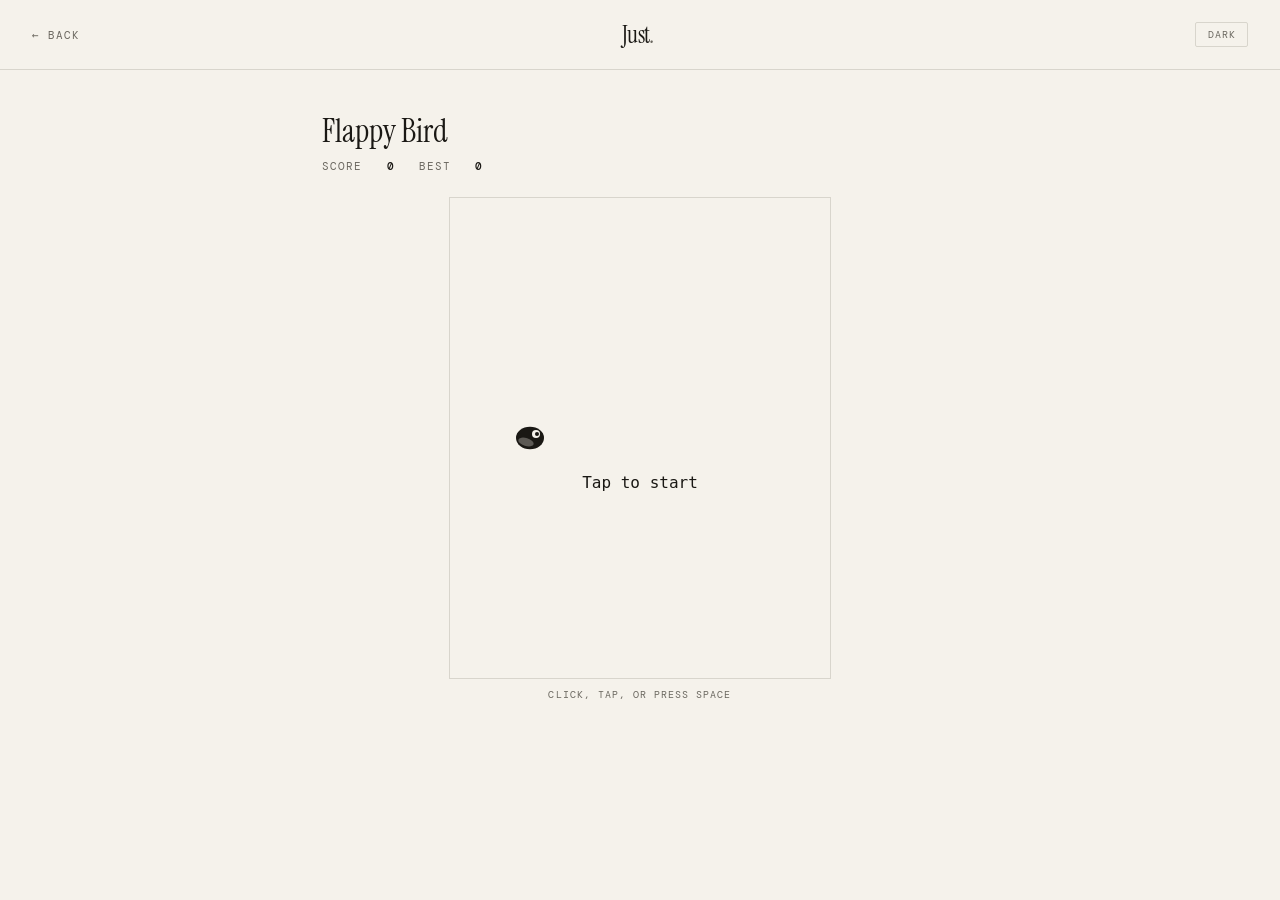
<file: flappybird.html>
<!DOCTYPE html>
<html lang="en">
<head>
<meta charset="UTF-8">
<meta name="viewport" content="width=device-width, initial-scale=1.0">
<title>Flappy Bird — Just.</title>
<link rel="preconnect" href="https://fonts.googleapis.com">
<link href="https://fonts.googleapis.com/css2?family=Instrument+Serif:ital@0;1&family=DM+Mono:wght@400;500&display=swap" rel="stylesheet">
<link rel="stylesheet" href="base.css">
<style>
  canvas { display: block; margin: 0 auto; border: 1px solid var(--border); cursor: pointer; }
</style>
</head>
<body>
<header>
  <a href="../index.html" class="back">← Back</a>
  <a href="../index.html" class="logo">Just<em>.</em></a>
  <div class="header-right">
    <button class="theme-toggle" onclick="toggleTheme()" id="themeBtn">Dark</button>
  </div>
</header>

<div class="game-container">
  <div class="game-title">Flappy Bird</div>
  <div class="status-bar">
    <span>Score</span><span class="status-val" id="score">0</span>
    <span>Best</span><span class="status-val" id="best">0</span>
  </div>

  <canvas id="c" width="380" height="480"></canvas>
  <div style="text-align:center;margin-top:0.6rem;font-size:0.65rem;color:var(--text2);letter-spacing:0.1em;text-transform:uppercase">Click, tap, or press space</div>
</div>

<script>
const canvas = document.getElementById('c');
const ctx = canvas.getContext('2d');
const W=380, H=480;
const GRAV=0.45, JUMP=-8, PIPE_W=52, GAP=140, PIPE_SPEED=2.4;
let bird, pipes, score, best=0, phase='idle', frame;

function reset(){
  bird={x:80,y:H/2,vy:0,r:14};
  pipes=[];
  score=0;
  document.getElementById('score').textContent=0;
}

function flap(){
  if(phase==='idle'||phase==='over'){
    reset(); phase='play';
    if(frame) cancelAnimationFrame(frame);
    loop();
  } else if(phase==='play'){
    bird.vy=JUMP;
  }
}

function loop(){
  update(); draw();
  frame=requestAnimationFrame(loop);
}

function update(){
  bird.vy+=GRAV; bird.y+=bird.vy;
  // Add pipes
  if(pipes.length===0||(pipes[pipes.length-1].x<W-220)){
    const top=60+Math.random()*(H-GAP-120);
    pipes.push({x:W,top,bot:top+GAP});
  }
  pipes.forEach(p=>p.x-=PIPE_SPEED);
  pipes=pipes.filter(p=>p.x>-PIPE_W-10);
  // Score
  pipes.forEach(p=>{
    if(!p.scored&&p.x+PIPE_W<bird.x){p.scored=true;score++;document.getElementById('score').textContent=score;}
  });
  // Collision
  if(bird.y+bird.r>H||bird.y-bird.r<0){die();return;}
  for(const p of pipes){
    if(bird.x+bird.r>p.x&&bird.x-bird.r<p.x+PIPE_W){
      if(bird.y-bird.r<p.top||bird.y+bird.r>p.bot){die();return;}
    }
  }
}

function die(){
  phase='over';
  if(score>best){best=score;document.getElementById('best').textContent=best;}
  cancelAnimationFrame(frame);
  draw();
}

function draw(){
  const isDark = document.documentElement.getAttribute('data-theme')==='dark';
  const bg = isDark?'#141310':'#f5f2eb';
  const pipe = isDark?'#2e2c28':'#d8d5cc';
  const pipeInner = isDark?'#1c1a17':'#eceadf';
  const birdCol = isDark?'#e8e4d9':'#1a1814';
  const textCol = isDark?'#f0ede4':'#1a1814';
  const mutedCol = isDark?'#9a9690':'#6b6860';

  ctx.fillStyle=bg; ctx.fillRect(0,0,W,H);

  // Pipes
  pipes.forEach(p=>{
    ctx.fillStyle=pipe;
    ctx.fillRect(p.x,0,PIPE_W,p.top);
    ctx.fillRect(p.x,p.bot,PIPE_W,H-p.bot);
    // Pipe caps
    ctx.fillStyle=pipeInner;
    ctx.fillRect(p.x+4,p.top-12,PIPE_W-8,12);
    ctx.fillRect(p.x+4,p.bot,PIPE_W-8,12);
  });

  // Bird
  ctx.save();
  ctx.translate(bird.x,bird.y);
  ctx.rotate(Math.max(-0.4,Math.min(0.6,bird.vy*0.05)));
  ctx.fillStyle=birdCol;
  ctx.beginPath(); ctx.ellipse(0,0,bird.r,bird.r*0.8,0,0,Math.PI*2); ctx.fill();
  // Eye
  ctx.fillStyle=bg;
  ctx.beginPath(); ctx.arc(6,-4,4,0,Math.PI*2); ctx.fill();
  ctx.fillStyle=birdCol;
  ctx.beginPath(); ctx.arc(7,-4,2,0,Math.PI*2); ctx.fill();
  // Wing
  ctx.fillStyle=bg;
  ctx.globalAlpha=0.3;
  ctx.beginPath(); ctx.ellipse(-4,4,8,4,0.3,0,Math.PI*2); ctx.fill();
  ctx.globalAlpha=1;
  ctx.restore();

  // Overlay text
  if(phase==='idle'){
    ctx.fillStyle=textCol;
    ctx.font="500 1rem 'DM Mono', monospace";
    ctx.textAlign='center';
    ctx.fillText('Tap to start',W/2,H/2+50);
  }
  if(phase==='over'){
    ctx.fillStyle=textCol;
    ctx.font="500 1.4rem 'Instrument Serif', serif";
    ctx.textAlign='center';
    ctx.fillText('Game over',W/2,H/2-20);
    ctx.font="400 0.8rem 'DM Mono', monospace";
    ctx.fillStyle=mutedCol;
    ctx.fillText('Tap to play again',W/2,H/2+15);
  }
}

canvas.addEventListener('click', flap);
canvas.addEventListener('touchstart', e=>{e.preventDefault();flap();},{passive:false});
document.addEventListener('keydown', e=>{if(e.key===' '||e.key==='ArrowUp'){e.preventDefault();flap();}});

const saved = localStorage.getItem('just-theme');
if (saved === 'dark') { document.documentElement.setAttribute('data-theme','dark'); document.getElementById('themeBtn').textContent='Light'; }
function toggleTheme() {
  const isDark = document.documentElement.getAttribute('data-theme')==='dark';
  if(isDark){document.documentElement.removeAttribute('data-theme');document.getElementById('themeBtn').textContent='Dark';localStorage.setItem('just-theme','light');}
  else{document.documentElement.setAttribute('data-theme','dark');document.getElementById('themeBtn').textContent='Light';localStorage.setItem('just-theme','dark');}
  draw();
}

reset(); draw();
</script>
</body>
</html>
</file>
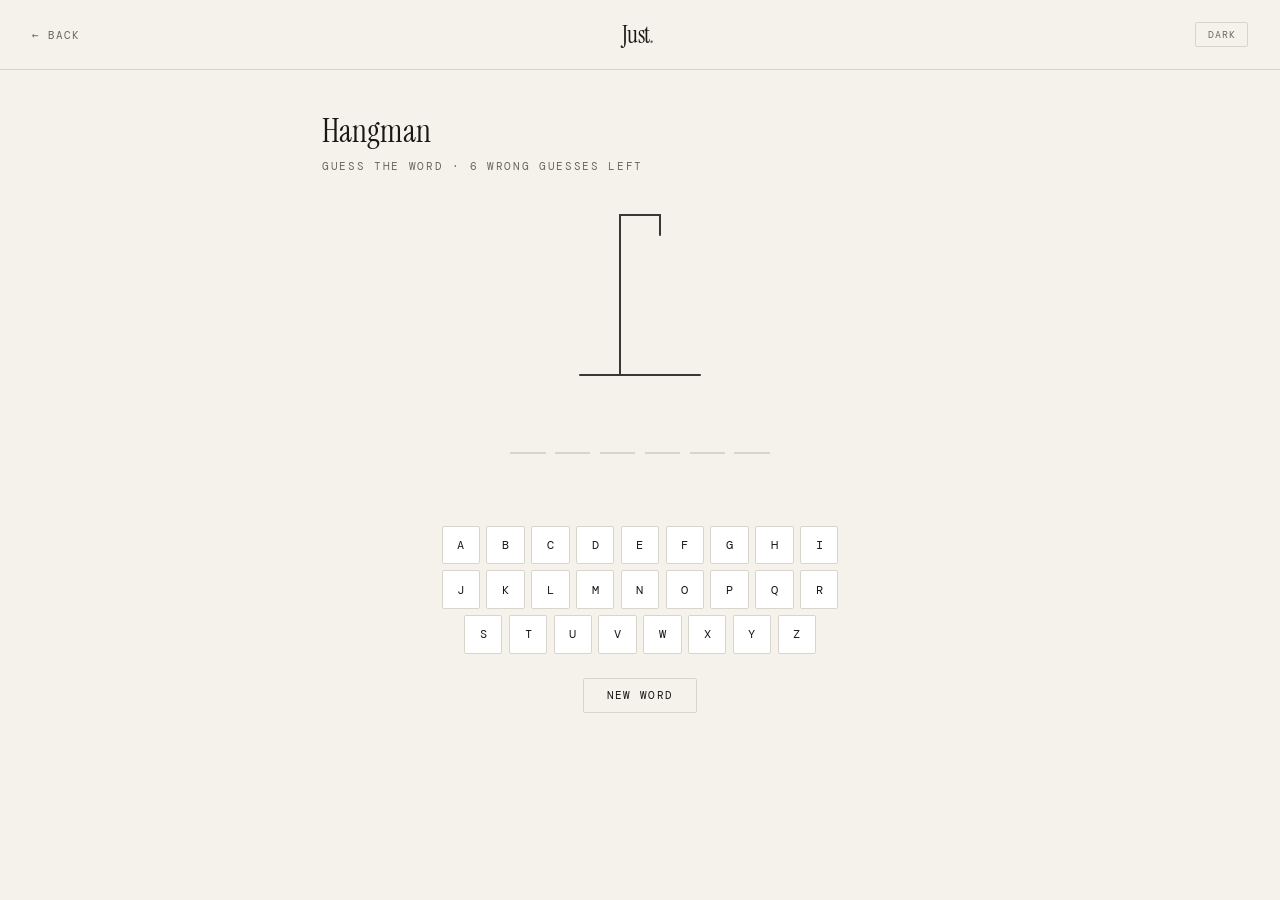
<file: hangman.html>
<!DOCTYPE html>
<html lang="en">
<head>
<meta charset="UTF-8">
<meta name="viewport" content="width=device-width, initial-scale=1.0">
<title>Hangman — Just.</title>
<link rel="preconnect" href="https://fonts.googleapis.com">
<link href="https://fonts.googleapis.com/css2?family=Instrument+Serif:ital@0;1&family=DM+Mono:wght@400;500&display=swap" rel="stylesheet">
<link rel="stylesheet" href="base.css">
<style>
  .gallows {
    display: flex;
    justify-content: center;
    margin: 1.5rem 0;
  }
  .gallows svg { opacity: 0.85; }
  .word-display {
    display: flex;
    gap: 0.6rem;
    justify-content: center;
    flex-wrap: wrap;
    margin: 1.5rem 0;
  }
  .letter-box {
    width: 2.2rem;
    height: 2.8rem;
    border-bottom: 2px solid var(--border);
    display: flex;
    align-items: flex-end;
    justify-content: center;
    font-family: 'Instrument Serif', serif;
    font-size: 1.6rem;
    padding-bottom: 0.2rem;
    color: var(--text);
    transition: border-color 0.2s;
  }
  .letter-box.revealed { border-color: var(--text2); }
  .letter-box.wrong-reveal { color: var(--red); }
  .keyboard {
    display: flex;
    flex-wrap: wrap;
    gap: 0.4rem;
    justify-content: center;
    max-width: 440px;
    margin: 0 auto 1.5rem;
  }
  .key {
    width: 2.4rem;
    height: 2.4rem;
    background: var(--card);
    border: 1px solid var(--border);
    font-family: 'DM Mono', monospace;
    font-size: 0.75rem;
    cursor: pointer;
    text-transform: uppercase;
    color: var(--text);
    transition: all 0.1s;
    border-radius: 2px;
  }
  .key:hover:not(:disabled) { background: var(--hover); }
  .key:disabled { opacity: 0.3; cursor: default; }
  .key.correct { background: var(--green); border-color: var(--green); color: #fff; }
  .key.wrong { background: var(--tag); border-color: var(--border); color: var(--text2); }
  .wrong-letters {
    font-size: 0.7rem;
    color: var(--text2);
    text-transform: uppercase;
    letter-spacing: 0.15em;
    text-align: center;
    margin-bottom: 0.5rem;
  }
</style>
</head>
<body>
<header>
  <a href="../index.html" class="back">← Back</a>
  <a href="../index.html" class="logo">Just<em>.</em></a>
  <div class="header-right">
    <button class="theme-toggle" onclick="toggleTheme()" id="themeBtn">Dark</button>
  </div>
</header>

<div class="game-container">
  <div class="game-title">Hangman</div>
  <div class="game-subtitle">Guess the word · <span id="remaining">6</span> wrong guesses left</div>

  <div class="gallows">
    <svg width="160" height="180" viewBox="0 0 160 180" fill="none" xmlns="http://www.w3.org/2000/svg">
      <!-- Gallows structure (always visible) -->
      <line x1="20" y1="170" x2="140" y2="170" stroke="currentColor" stroke-width="2" stroke-linecap="round"/>
      <line x1="60" y1="170" x2="60" y2="10" stroke="currentColor" stroke-width="2" stroke-linecap="round"/>
      <line x1="60" y1="10" x2="100" y2="10" stroke="currentColor" stroke-width="2" stroke-linecap="round"/>
      <line x1="100" y1="10" x2="100" y2="30" stroke="currentColor" stroke-width="2" stroke-linecap="round"/>
      <!-- Body parts: head, body, left arm, right arm, left leg, right leg -->
      <circle id="p-head" cx="100" cy="45" r="15" stroke="currentColor" stroke-width="2" style="display:none"/>
      <line id="p-body" x1="100" y1="60" x2="100" y2="110" stroke="currentColor" stroke-width="2" stroke-linecap="round" style="display:none"/>
      <line id="p-larm" x1="100" y1="75" x2="75" y2="100" stroke="currentColor" stroke-width="2" stroke-linecap="round" style="display:none"/>
      <line id="p-rarm" x1="100" y1="75" x2="125" y2="100" stroke="currentColor" stroke-width="2" stroke-linecap="round" style="display:none"/>
      <line id="p-lleg" x1="100" y1="110" x2="75" y2="145" stroke="currentColor" stroke-width="2" stroke-linecap="round" style="display:none"/>
      <line id="p-rleg" x1="100" y1="110" x2="125" y2="145" stroke="currentColor" stroke-width="2" stroke-linecap="round" style="display:none"/>
    </svg>
  </div>

  <div class="word-display" id="wordDisplay"></div>
  <div class="wrong-letters" id="wrongLetters"></div>
  <div class="msg" id="msg"></div>

  <div class="keyboard" id="keyboard"></div>

  <div style="text-align:center;margin-top:1rem">
    <button class="btn btn-outline" onclick="newGame()">New Word</button>
  </div>
</div>

<script>
const WORDS = ['elephant','guitar','pyramid','castle','whisper','frozen','jungle','planet','rocket','mirror','canyon','bridge','voyage','lantern','diamond','thunder','penguin','crystal','horizon','compass','bamboo','forest','meadow','phantom','silver','cobalt','walrus','chimney','harvest','blossom','eclipse','marble','oyster','anchor','fiddle','goblin','helmet','ignite','jigsaw','kitten','locket','muffin','noodle','oblong','parrot','quartz','rabbit','saddle','toffee','umbra','velvet','walnut','xylophone','yellow','zipper','falcon','geyser','hickory','island','jacket','kernel','lemon','magnet','napkin','onion','pepper','quiver','radish','summit','turnip','violin','wicker'];

const parts = ['p-head','p-body','p-larm','p-rarm','p-lleg','p-rleg'];
let word, guessed, wrong;

function newGame() {
  word = WORDS[Math.floor(Math.random()*WORDS.length)].toUpperCase();
  guessed = new Set();
  wrong = 0;
  render();
}

function guess(letter) {
  if (guessed.has(letter) || isOver()) return;
  guessed.add(letter);
  if (!word.includes(letter)) wrong++;
  render();
}

function isWon() { return [...word].every(l => guessed.has(l)); }
function isOver() { return wrong >= 6 || isWon(); }

function render() {
  // Gallows
  parts.forEach((id, i) => {
    document.getElementById(id).style.display = i < wrong ? 'block' : 'none';
  });
  document.getElementById('remaining').textContent = 6 - wrong;

  // Word
  const display = document.getElementById('wordDisplay');
  display.innerHTML = word.split('').map(l => {
    const revealed = guessed.has(l);
    const wrongReveal = !guessed.has(l) && wrong >= 6;
    return `<div class="letter-box ${revealed?'revealed':''} ${wrongReveal?'wrong-reveal':''}">${revealed ? l : (wrongReveal ? l : '')}</div>`;
  }).join('');

  // Wrong letters
  const wrongLetters = [...guessed].filter(l => !word.includes(l));
  document.getElementById('wrongLetters').textContent = wrongLetters.length ? 'Wrong: ' + wrongLetters.join(' ') : '';

  // Message
  const msg = document.getElementById('msg');
  if (isWon()) { msg.textContent = 'You got it.'; msg.className = 'msg win'; }
  else if (wrong >= 6) { msg.textContent = `The word was ${word}.`; msg.className = 'msg lose'; }
  else { msg.textContent = ''; msg.className = 'msg'; }

  // Keyboard
  const kb = document.getElementById('keyboard');
  kb.innerHTML = 'ABCDEFGHIJKLMNOPQRSTUVWXYZ'.split('').map(l => {
    const isGuessed = guessed.has(l);
    const isCorrect = isGuessed && word.includes(l);
    const isWrong = isGuessed && !word.includes(l);
    return `<button class="key ${isCorrect?'correct':''} ${isWrong?'wrong':''}" ${isGuessed||isOver()?'disabled':''} onclick="guess('${l}')">${l}</button>`;
  }).join('');
}

const saved = localStorage.getItem('just-theme');
if (saved === 'dark') { document.documentElement.setAttribute('data-theme','dark'); document.getElementById('themeBtn').textContent='Light'; }
function toggleTheme() {
  const isDark = document.documentElement.getAttribute('data-theme')==='dark';
  if(isDark){document.documentElement.removeAttribute('data-theme');document.getElementById('themeBtn').textContent='Dark';localStorage.setItem('just-theme','light');}
  else{document.documentElement.setAttribute('data-theme','dark');document.getElementById('themeBtn').textContent='Light';localStorage.setItem('just-theme','dark');}
}

document.addEventListener('keydown', e => {
  const l = e.key.toUpperCase();
  if (/^[A-Z]$/.test(l)) guess(l);
});

newGame();
</script>
</body>
</html>
</file>
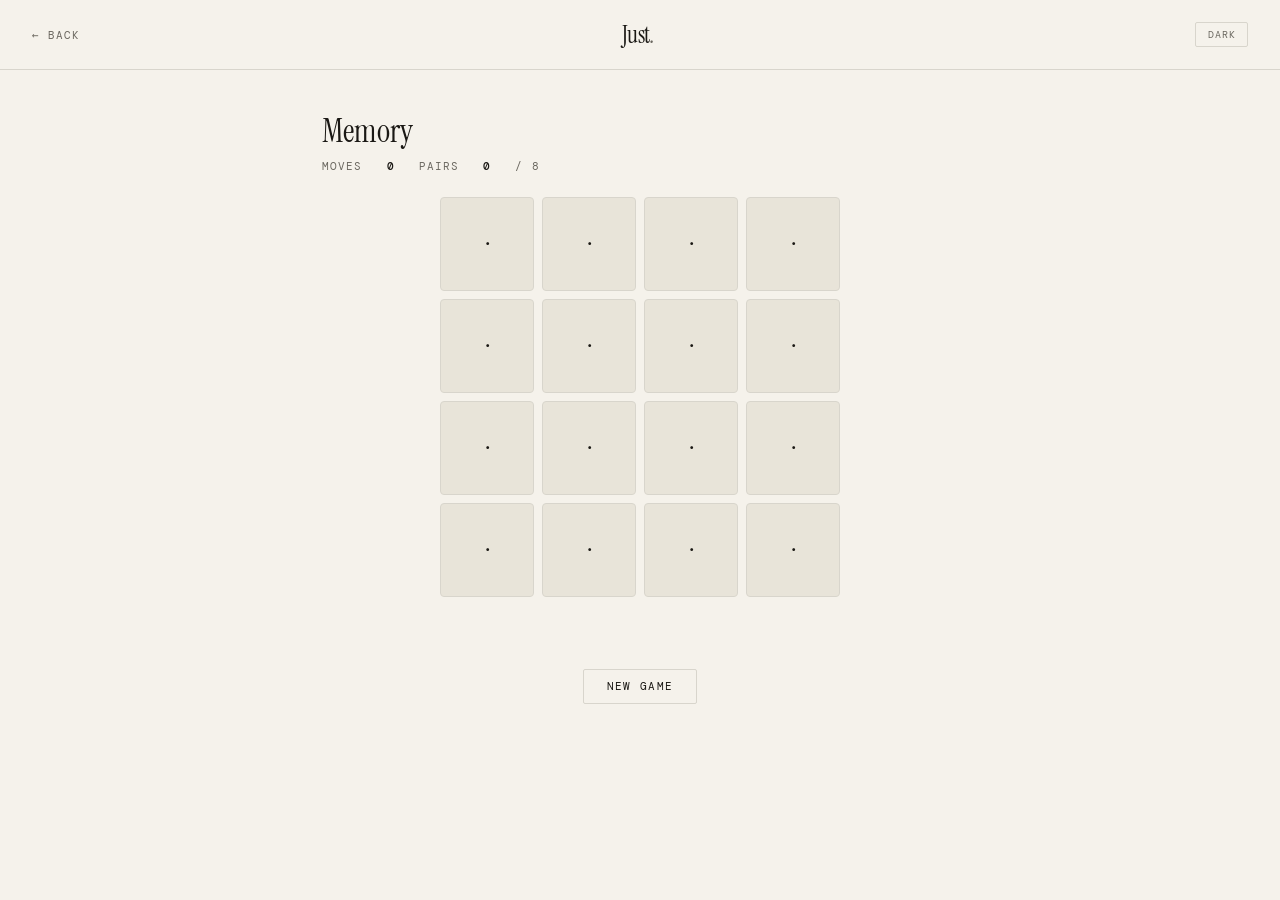
<file: memory.html>
<!DOCTYPE html>
<html lang="en">
<head>
<meta charset="UTF-8">
<meta name="viewport" content="width=device-width, initial-scale=1.0">
<title>Memory — Just.</title>
<link rel="preconnect" href="https://fonts.googleapis.com">
<link href="https://fonts.googleapis.com/css2?family=Instrument+Serif:ital@0;1&family=DM+Mono:wght@400;500&display=swap" rel="stylesheet">
<link rel="stylesheet" href="base.css">
<style>
  .board {
    display: grid;
    grid-template-columns: repeat(4, 1fr);
    gap: 8px;
    max-width: 400px;
    margin: 0 auto 1.5rem;
  }
  .card {
    aspect-ratio: 1;
    cursor: pointer;
    position: relative;
    transform-style: preserve-3d;
    transition: transform 0.35s;
    border-radius: 4px;
  }
  .card.flipped, .card.matched { transform: rotateY(180deg); }
  .card-face {
    position: absolute; inset: 0;
    display: flex; align-items: center; justify-content: center;
    border-radius: 4px;
    backface-visibility: hidden;
    -webkit-backface-visibility: hidden;
  }
  .card-back {
    background: var(--tag);
    border: 1px solid var(--border);
    font-size: 1.2rem;
  }
  .card-front {
    background: var(--card);
    border: 1px solid var(--border);
    font-size: 2rem;
    transform: rotateY(180deg);
  }
  .card.matched .card-front { background: var(--bg2); opacity: 0.6; }
</style>
</head>
<body>
<header>
  <a href="../index.html" class="back">← Back</a>
  <a href="../index.html" class="logo">Just<em>.</em></a>
  <div class="header-right">
    <button class="theme-toggle" onclick="toggleTheme()" id="themeBtn">Dark</button>
  </div>
</header>

<div class="game-container">
  <div class="game-title">Memory</div>
  <div class="status-bar">
    <span>Moves</span><span class="status-val" id="moves">0</span>
    <span>Pairs</span><span class="status-val" id="pairs">0</span><span>/ 8</span>
  </div>

  <div class="board" id="board"></div>
  <div class="msg" id="msg"></div>

  <div style="text-align:center">
    <button class="btn btn-outline" onclick="newGame()">New Game</button>
  </div>
</div>

<script>
const EMOJIS = ['🦊','🐙','🦋','🌵','🍄','🎸','🔮','🦜'];
let cards, flipped, matched, moves, lock;

function newGame(){
  const deck = [...EMOJIS,...EMOJIS].sort(()=>Math.random()-0.5);
  cards = deck.map((e,i)=>({id:i,emoji:e,flipped:false,matched:false}));
  flipped=[]; matched=0; moves=0; lock=false;
  document.getElementById('moves').textContent=0;
  document.getElementById('pairs').textContent=0;
  document.getElementById('msg').textContent='';
  document.getElementById('msg').className='msg';
  render();
}

function flip(i){
  if(lock||cards[i].flipped||cards[i].matched) return;
  cards[i].flipped=true;
  flipped.push(i);
  render();
  if(flipped.length===2){
    moves++;
    document.getElementById('moves').textContent=moves;
    const [a,b]=flipped;
    if(cards[a].emoji===cards[b].emoji){
      cards[a].matched=cards[b].matched=true;
      matched++;
      document.getElementById('pairs').textContent=matched;
      flipped=[];
      if(matched===EMOJIS.length){
        const msg=document.getElementById('msg');
        msg.textContent=`Done in ${moves} moves.`;
        msg.className='msg win';
      }
      render();
    } else {
      lock=true;
      setTimeout(()=>{
        cards[a].flipped=cards[b].flipped=false;
        flipped=[]; lock=false; render();
      },900);
    }
  }
}

function render(){
  const b=document.getElementById('board');
  b.innerHTML=cards.map((c,i)=>`
    <div class="card${c.flipped||c.matched?' flipped':''} ${c.matched?'matched':''}" onclick="flip(${i})">
      <div class="card-face card-back">·</div>
      <div class="card-face card-front">${c.emoji}</div>
    </div>
  `).join('');
}

const saved = localStorage.getItem('just-theme');
if (saved === 'dark') { document.documentElement.setAttribute('data-theme','dark'); document.getElementById('themeBtn').textContent='Light'; }
function toggleTheme() {
  const isDark = document.documentElement.getAttribute('data-theme')==='dark';
  if(isDark){document.documentElement.removeAttribute('data-theme');document.getElementById('themeBtn').textContent='Dark';localStorage.setItem('just-theme','light');}
  else{document.documentElement.setAttribute('data-theme','dark');document.getElementById('themeBtn').textContent='Light';localStorage.setItem('just-theme','dark');}
}

newGame();
</script>
</body>
</html>
</file>
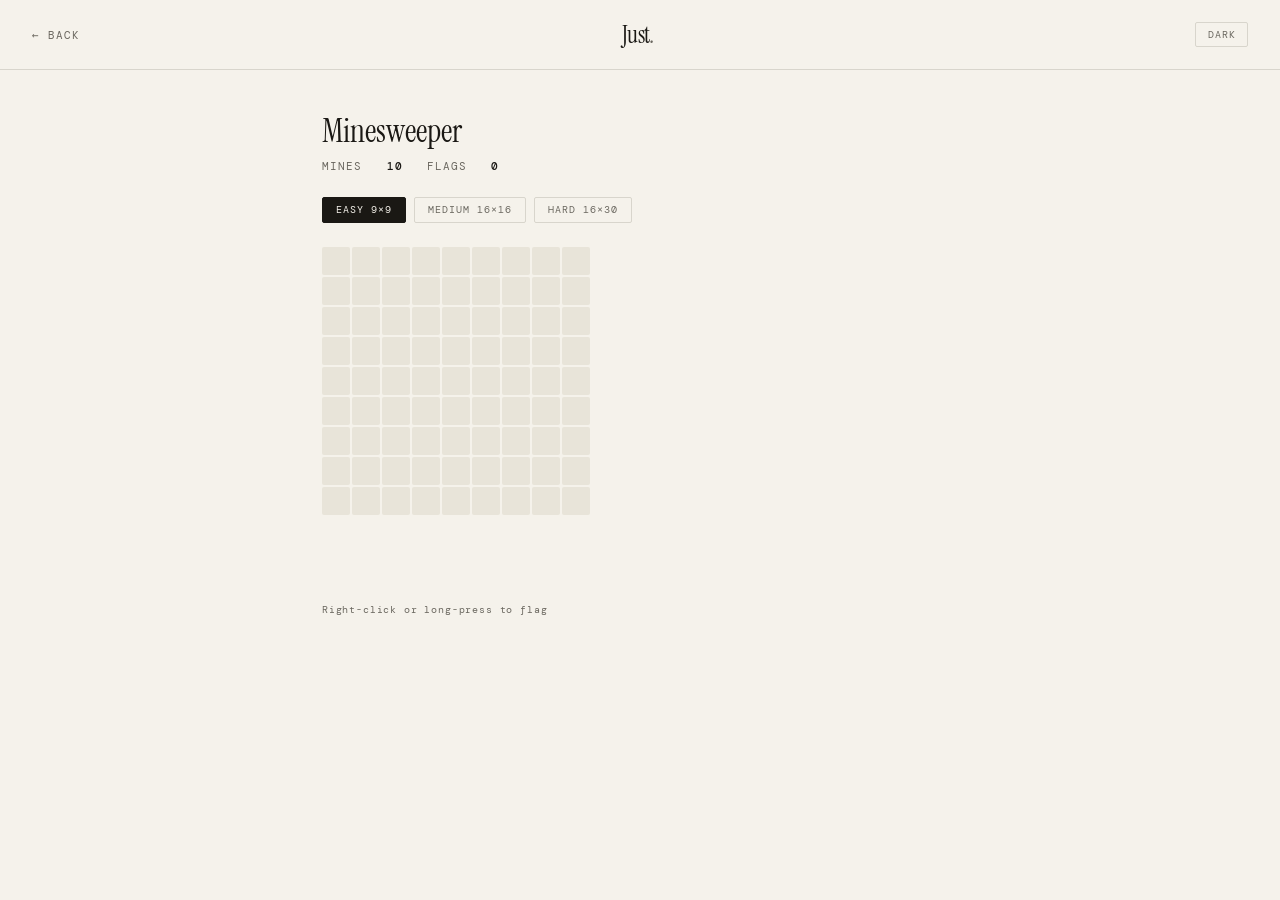
<file: minesweeper.html>
<!DOCTYPE html>
<html lang="en">
<head>
<meta charset="UTF-8">
<meta name="viewport" content="width=device-width, initial-scale=1.0">
<title>Minesweeper — Just.</title>
<link rel="preconnect" href="https://fonts.googleapis.com">
<link href="https://fonts.googleapis.com/css2?family=Instrument+Serif:ital@0;1&family=DM+Mono:wght@400;500&display=swap" rel="stylesheet">
<link rel="stylesheet" href="base.css">
<style>
  .difficulty { display:flex; gap:0.5rem; margin-bottom:1.5rem; flex-wrap:wrap; }
  .diff-btn {
    background:none; border:1px solid var(--border);
    font-family:'DM Mono',monospace; font-size:0.65rem;
    text-transform:uppercase; letter-spacing:0.1em;
    padding:0.35rem 0.8rem; cursor:pointer; color:var(--text2);
    border-radius:2px; transition:all 0.1s;
  }
  .diff-btn:hover,.diff-btn.active { background:var(--text); color:var(--bg); border-color:var(--text); }
  .board { display:inline-grid; gap:2px; margin:0 auto 1rem; }
  .cell {
    width:28px; height:28px;
    background:var(--tag); border:none;
    font-family:'DM Mono',monospace; font-size:0.7rem;
    cursor:pointer; display:flex; align-items:center; justify-content:center;
    border-radius:2px; font-weight:500; transition:background 0.1s;
    color:var(--text);
  }
  .cell:hover:not(.open):not(.flagged) { background:var(--hover); }
  .cell.open { background:var(--bg2); color:var(--text2); cursor:default; }
  .cell.flagged { background:var(--tag); }
  .cell.mine { background:var(--red); color:#fff; }
  .c1{color:#1a6b9a} .c2{color:#2a7a3a} .c3{color:#c0392b}
  .c4{color:#2c3e6b} .c5{color:#7b2c2c} .c6{color:#1a7a6a} .c7{color:#2c2c2c} .c8{color:#808080}
  [data-theme="dark"] .c1{color:#5ab8f0} [data-theme="dark"] .c2{color:#6acd7a}
  [data-theme="dark"] .c3{color:#f08080} [data-theme="dark"] .c4{color:#8090d0}
  .board-wrap { overflow-x:auto; }
</style>
</head>
<body>
<header>
  <a href="../index.html" class="back">← Back</a>
  <a href="../index.html" class="logo">Just<em>.</em></a>
  <div class="header-right">
    <button class="theme-toggle" onclick="toggleTheme()" id="themeBtn">Dark</button>
  </div>
</header>

<div class="game-container">
  <div class="game-title">Minesweeper</div>
  <div class="status-bar">
    <span>Mines</span><span class="status-val" id="mineCount">0</span>
    <span>Flags</span><span class="status-val" id="flagCount">0</span>
  </div>

  <div class="difficulty">
    <button class="diff-btn active" onclick="setDiff(9,9,10,this)">Easy 9×9</button>
    <button class="diff-btn" onclick="setDiff(16,16,40,this)">Medium 16×16</button>
    <button class="diff-btn" onclick="setDiff(16,30,99,this)">Hard 16×30</button>
  </div>

  <div class="board-wrap"><div class="board" id="board"></div></div>
  <div class="msg" id="msg"></div>
  <div style="margin-top:0.5rem;font-size:0.65rem;color:var(--text2);letter-spacing:0.08em">Right-click or long-press to flag</div>
</div>

<script>
let rows=9,cols=9,totalMines=10,grid,revealed,flagged,minePos,over,firstClick;

function setDiff(r,c,m,btn){
  rows=r;cols=c;totalMines=m;
  document.querySelectorAll('.diff-btn').forEach(b=>b.classList.remove('active'));
  btn.classList.add('active');
  newGame();
}

function newGame(){
  grid=Array(rows).fill(null).map(()=>Array(cols).fill(0));
  revealed=Array(rows).fill(null).map(()=>Array(cols).fill(false));
  flagged=Array(rows).fill(null).map(()=>Array(cols).fill(false));
  minePos=new Set(); over=false; firstClick=true;
  document.getElementById('mineCount').textContent=totalMines;
  document.getElementById('flagCount').textContent=0;
  document.getElementById('msg').textContent='';
  document.getElementById('msg').className='msg';
  render();
}

function placeMines(sr,sc){
  while(minePos.size<totalMines){
    const r=Math.floor(Math.random()*rows),c=Math.floor(Math.random()*cols);
    if(Math.abs(r-sr)<=1&&Math.abs(c-sc)<=1) continue;
    minePos.add(r*cols+c);
  }
  for(const pos of minePos){const r=Math.floor(pos/cols),c=pos%cols;grid[r][c]=-1;}
  for(let r=0;r<rows;r++) for(let c=0;c<cols;c++){
    if(grid[r][c]===-1) continue;
    grid[r][c]=neighbors(r,c).filter(([nr,nc])=>grid[nr][nc]===-1).length;
  }
}

function neighbors(r,c){
  const n=[];
  for(let dr=-1;dr<=1;dr++) for(let dc=-1;dc<=1;dc++){
    if(dr===0&&dc===0) continue;
    if(r+dr>=0&&r+dr<rows&&c+dc>=0&&c+dc<cols) n.push([r+dr,c+dc]);
  }
  return n;
}

function reveal(r,c){
  if(over||revealed[r][c]||flagged[r][c]) return;
  if(firstClick){firstClick=false;placeMines(r,c);}
  revealed[r][c]=true;
  if(grid[r][c]===-1){
    over=true;
    // reveal all mines
    for(const pos of minePos){revealed[Math.floor(pos/cols)][pos%cols]=true;}
    render();
    const msg=document.getElementById('msg');
    msg.textContent='Boom.'; msg.className='msg lose';
    return;
  }
  if(grid[r][c]===0) neighbors(r,c).forEach(([nr,nc])=>reveal(nr,nc));
  checkWin();
  render();
}

function toggleFlag(r,c){
  if(over||revealed[r][c]) return;
  flagged[r][c]=!flagged[r][c];
  const flags=flagged.flat().filter(Boolean).length;
  document.getElementById('flagCount').textContent=flags;
  render();
}

function checkWin(){
  const safe=rows*cols-totalMines;
  const rev=revealed.flat().filter(Boolean).length;
  if(rev===safe){over=true;const msg=document.getElementById('msg');msg.textContent='Cleared!';msg.className='msg win';}
}

let pressTimer;
function render(){
  const b=document.getElementById('board');
  b.style.gridTemplateColumns=`repeat(${cols},28px)`;
  b.innerHTML='';
  for(let r=0;r<rows;r++) for(let c=0;c<cols;c++){
    const cell=document.createElement('div');
    cell.className='cell';
    const rc=r,cc=c;
    if(revealed[r][c]){
      cell.classList.add(grid[r][c]===-1?'mine':'open');
      if(grid[r][c]===-1) cell.textContent='💣';
      else if(grid[r][c]>0){cell.textContent=grid[r][c];cell.classList.add(`c${grid[r][c]}`);}
    } else if(flagged[r][c]){
      cell.classList.add('flagged'); cell.textContent='🚩';
    }
    cell.addEventListener('click',()=>reveal(rc,cc));
    cell.addEventListener('contextmenu',e=>{e.preventDefault();toggleFlag(rc,cc);});
    cell.addEventListener('touchstart',()=>{pressTimer=setTimeout(()=>toggleFlag(rc,cc),400);},{passive:true});
    cell.addEventListener('touchend',()=>clearTimeout(pressTimer));
    b.appendChild(cell);
  }
}

const saved = localStorage.getItem('just-theme');
if (saved === 'dark') { document.documentElement.setAttribute('data-theme','dark'); document.getElementById('themeBtn').textContent='Light'; }
function toggleTheme() {
  const isDark = document.documentElement.getAttribute('data-theme')==='dark';
  if(isDark){document.documentElement.removeAttribute('data-theme');document.getElementById('themeBtn').textContent='Dark';localStorage.setItem('just-theme','light');}
  else{document.documentElement.setAttribute('data-theme','dark');document.getElementById('themeBtn').textContent='Light';localStorage.setItem('just-theme','dark');}
}

newGame();
</script>
</body>
</html>
</file>
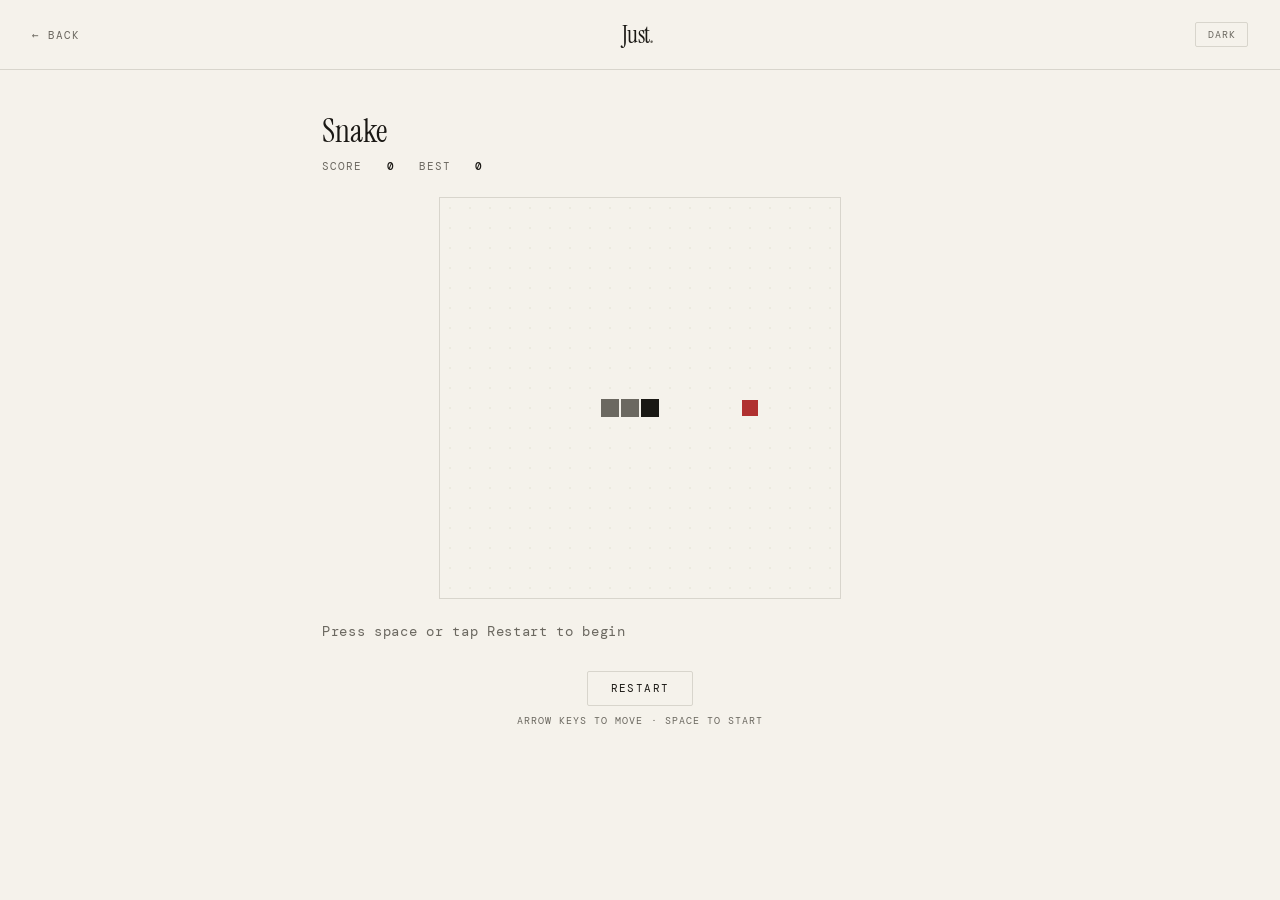
<file: snake.html>
<!DOCTYPE html>
<html lang="en">
<head>
<meta charset="UTF-8">
<meta name="viewport" content="width=device-width, initial-scale=1.0">
<title>Snake — Just.</title>
<link rel="preconnect" href="https://fonts.googleapis.com">
<link href="https://fonts.googleapis.com/css2?family=Instrument+Serif:ital@0;1&family=DM+Mono:wght@400;500&display=swap" rel="stylesheet">
<link rel="stylesheet" href="base.css">
<style>
  canvas {
    display: block;
    margin: 0 auto;
    border: 1px solid var(--border);
    background: var(--bg);
  }
  .controls {
    display: none;
    grid-template-columns: repeat(3, 3rem);
    gap: 4px;
    justify-content: center;
    margin-top: 1rem;
  }
  .dpad {
    width: 3rem; height: 3rem;
    background: var(--card);
    border: 1px solid var(--border);
    display: flex; align-items: center; justify-content: center;
    font-size: 1rem;
    cursor: pointer;
    border-radius: 2px;
    user-select: none;
  }
  .dpad:active { background: var(--hover); }
  @media (pointer: coarse) { .controls { display: grid; } }
</style>
</head>
<body>
<header>
  <a href="../index.html" class="back">← Back</a>
  <a href="../index.html" class="logo">Just<em>.</em></a>
  <div class="header-right">
    <button class="theme-toggle" onclick="toggleTheme()" id="themeBtn">Dark</button>
  </div>
</header>

<div class="game-container">
  <div class="game-title">Snake</div>
  <div class="status-bar">
    <span>Score</span><span class="status-val" id="score">0</span>
    <span>Best</span><span class="status-val" id="best">0</span>
  </div>

  <canvas id="c" width="400" height="400"></canvas>

  <div class="controls">
    <div></div><div class="dpad" ontouchstart="dir('UP')">↑</div><div></div>
    <div class="dpad" ontouchstart="dir('LEFT')">←</div>
    <div class="dpad" ontouchstart="dir('DOWN')">↓</div>
    <div class="dpad" ontouchstart="dir('RIGHT')">→</div>
  </div>

  <div class="msg" id="msg"></div>
  <div style="text-align:center;margin-top:1rem">
    <button class="btn btn-outline" onclick="newGame()">Restart</button>
  </div>
  <div style="text-align:center;margin-top:0.5rem;font-size:0.65rem;color:var(--text2);letter-spacing:0.1em;text-transform:uppercase">Arrow keys to move · Space to start</div>
</div>

<script>
const GRID = 20, CELL = 20;
const canvas = document.getElementById('c');
const ctx = canvas.getContext('2d');
let snake, food, direction, nextDir, score, best=0, running=false, interval;

function newGame(){
  snake = [{x:10,y:10},{x:9,y:10},{x:8,y:10}];
  direction = {x:1,y:0}; nextDir = {x:1,y:0};
  score = 0;
  placeFood();
  document.getElementById('score').textContent = 0;
  document.getElementById('msg').textContent = 'Press space or tap Restart to begin';
  document.getElementById('msg').className = 'msg';
  if(interval) clearInterval(interval);
  running = false;
  draw();
}

function start(){
  if(running) return;
  running = true;
  document.getElementById('msg').textContent = '';
  interval = setInterval(tick, 120);
}

function placeFood(){
  do { food = {x:Math.floor(Math.random()*GRID), y:Math.floor(Math.random()*GRID)}; }
  while(snake.some(s=>s.x===food.x&&s.y===food.y));
}

function tick(){
  direction = {...nextDir};
  const head = {x:snake[0].x+direction.x, y:snake[0].y+direction.y};
  if(head.x<0||head.x>=GRID||head.y<0||head.y>=GRID||snake.some(s=>s.x===head.x&&s.y===head.y)){
    clearInterval(interval); running=false;
    document.getElementById('msg').textContent = `Game over. Score: ${score}`;
    document.getElementById('msg').className = 'msg lose';
    if(score>best){best=score;document.getElementById('best').textContent=best;}
    return;
  }
  snake.unshift(head);
  if(head.x===food.x&&head.y===food.y){
    score++; document.getElementById('score').textContent=score; placeFood();
  } else { snake.pop(); }
  draw();
}

function draw(){
  const isDark = document.documentElement.getAttribute('data-theme')==='dark';
  const bg = isDark ? '#141310' : '#f5f2eb';
  const snakeColor = isDark ? '#e8e4d9' : '#1a1814';
  const foodColor = isDark ? '#cc5050' : '#b03030';
  const gridColor = isDark ? '#1c1a17' : '#eceadf';
  ctx.fillStyle = bg; ctx.fillRect(0,0,400,400);
  // Grid dots
  ctx.fillStyle = gridColor;
  for(let x=0;x<GRID;x++) for(let y=0;y<GRID;y++){
    ctx.fillRect(x*CELL+CELL/2-1,y*CELL+CELL/2-1,2,2);
  }
  // Food
  ctx.fillStyle = foodColor;
  ctx.fillRect(food.x*CELL+2,food.y*CELL+2,CELL-4,CELL-4);
  // Snake
  snake.forEach((s,i)=>{
    ctx.fillStyle = i===0 ? snakeColor : (isDark ? '#9a9690' : '#6b6860');
    ctx.fillRect(s.x*CELL+1,s.y*CELL+1,CELL-2,CELL-2);
  });
}

function dir(d){
  if(!running){start();return;}
  const map = {UP:{x:0,y:-1},DOWN:{x:0,y:1},LEFT:{x:-1,y:0},RIGHT:{x:1,y:0}};
  const nd = map[d];
  if(nd.x !== -direction.x || nd.y !== -direction.y) nextDir = nd;
}

document.addEventListener('keydown', e=>{
  if(e.key===' '||e.key==='Enter'){e.preventDefault();start();return;}
  const map = {'ArrowUp':'UP','ArrowDown':'DOWN','ArrowLeft':'LEFT','ArrowRight':'RIGHT'};
  if(map[e.key]){e.preventDefault();dir(map[e.key]);}
});

const saved = localStorage.getItem('just-theme');
if (saved === 'dark') { document.documentElement.setAttribute('data-theme','dark'); document.getElementById('themeBtn').textContent='Light'; }
function toggleTheme() {
  const isDark = document.documentElement.getAttribute('data-theme')==='dark';
  if(isDark){document.documentElement.removeAttribute('data-theme');document.getElementById('themeBtn').textContent='Dark';localStorage.setItem('just-theme','light');}
  else{document.documentElement.setAttribute('data-theme','dark');document.getElementById('themeBtn').textContent='Light';localStorage.setItem('just-theme','dark');}
  draw();
}

newGame();
</script>
</body>
</html>
</file>
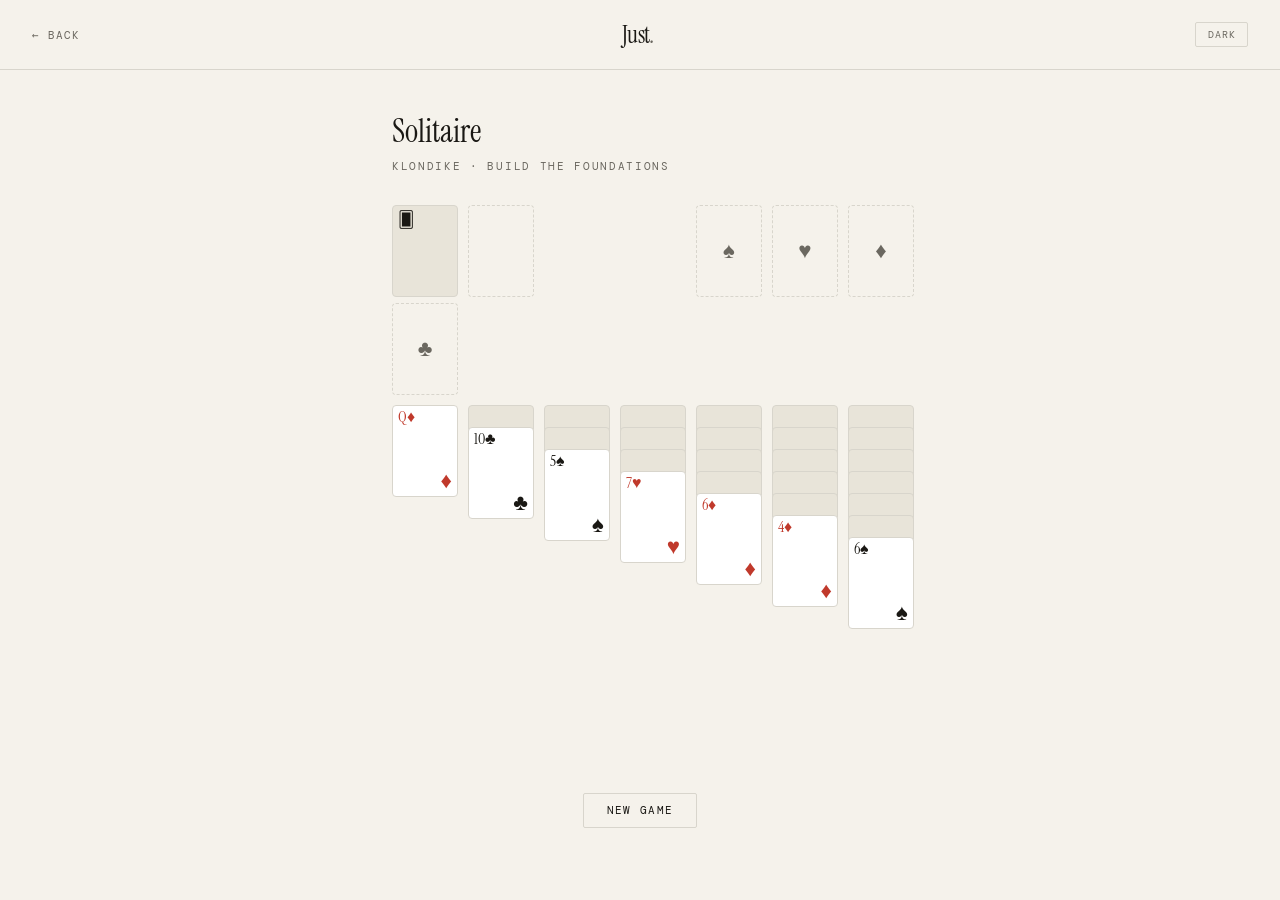
<file: solitaire.html>
<!DOCTYPE html>
<html lang="en">
<head>
<meta charset="UTF-8">
<meta name="viewport" content="width=device-width, initial-scale=1.0">
<title>Solitaire — Just.</title>
<link rel="preconnect" href="https://fonts.googleapis.com">
<link href="https://fonts.googleapis.com/css2?family=Instrument+Serif:ital@0;1&family=DM+Mono:wght@400;500&display=swap" rel="stylesheet">
<link rel="stylesheet" href="base.css">
<style>
  .table {
    display: grid;
    grid-template-columns: repeat(7, 70px);
    gap: 6px;
    overflow-x: auto;
    padding-bottom: 1rem;
    width: fit-content;
    margin: 0 auto;
  }
  .card {
    width: 66px;
    min-height: 92px;
    background: var(--card);
    border: 1px solid var(--border);
    border-radius: 4px;
    display: flex;
    flex-direction: column;
    padding: 3px 5px;
    font-family: 'Instrument Serif', serif;
    font-size: 1rem;
    cursor: pointer;
    user-select: none;
    position: relative;
    transition: box-shadow 0.1s;
    flex-shrink: 0;
  }
  .card.red { color: #c0392b; }
  .card.black { color: var(--text); }
  .card.face-down { background: var(--tag); cursor: default; min-height: 92px; }
  .card.face-down::after { content: ''; display: block; }
  .card.selected { box-shadow: 0 0 0 2px #c0a050; }
  .card.empty-slot {
    border: 1.5px dashed var(--border);
    background: none;
    min-height: 92px;
  }
  .card .rank { font-size: 1rem; line-height: 1; }
  .card .suit { font-size: 1.4rem; line-height: 1; margin-top: auto; text-align: right; }
  .col {
    display: flex;
    flex-direction: column;
    gap: 0;
    min-height: 300px;
    position: relative;
  }
  .col .card { margin-top: -70px; }
  .col .card:first-child { margin-top: 0; }
  .top-row {
    display: grid;
    grid-template-columns: repeat(7, 70px);
    gap: 6px;
    margin-bottom: 10px;
    width: fit-content;
    margin-left: 0;
  }
  .stock-area { display: flex; gap: 6px; }
  .found-area { display: flex; gap: 6px; margin-left: auto; }
</style>
</head>
<body>
<header>
  <a href="../index.html" class="back">← Back</a>
  <a href="../index.html" class="logo">Just<em>.</em></a>
  <div class="header-right">
    <button class="theme-toggle" onclick="toggleTheme()" id="themeBtn">Dark</button>
  </div>
</header>

<div class="game-container" style="max-width:560px">
  <div class="game-title">Solitaire</div>
  <div class="game-subtitle">Klondike · Build the foundations</div>

  <div id="topRow" class="top-row"></div>
  <div id="table" class="table"></div>

  <div class="msg" id="msg"></div>
  <div style="text-align:center;margin-top:1rem">
    <button class="btn btn-outline" onclick="newGame()">New Game</button>
  </div>
</div>

<script>
const SUITS=['♠','♥','♦','♣'];
const RANKS=['A','2','3','4','5','6','7','8','9','10','J','Q','K'];
const RED_SUITS=['♥','♦'];

let stock, waste, foundations, tableau, selected, selFrom;

function isRed(suit){ return RED_SUITS.includes(suit); }
function rankIdx(r){ return RANKS.indexOf(r); }
function canStack(top, bottom){
  if(!bottom) return top.rank==='K';
  return isRed(top.suit)!==isRed(bottom.suit) && rankIdx(top.rank)===rankIdx(bottom.rank)-1;
}
function canFoundation(card, pile){
  if(pile.length===0) return card.rank==='A';
  const top=pile[pile.length-1];
  return card.suit===top.suit && rankIdx(card.rank)===rankIdx(top.rank)+1;
}

function newGame(){
  const deck=[];
  for(const s of SUITS) for(const r of RANKS) deck.push({suit:s,rank:r,face:false});
  for(let i=deck.length-1;i>0;i--){const j=Math.floor(Math.random()*(i+1));[deck[i],deck[j]]=[deck[j],deck[i]];}
  tableau=Array(7).fill(null).map(()=>[]);
  let di=0;
  for(let col=0;col<7;col++) for(let row=0;row<=col;row++){
    deck[di].face=row===col;
    tableau[col].push(deck[di++]);
  }
  stock=deck.slice(di).map(c=>({...c,face:false}));
  waste=[]; foundations=SUITS.map(()=>[]);
  selected=null; selFrom=null;
  document.getElementById('msg').textContent='';
  document.getElementById('msg').className='msg';
  render();
}

function clickStock(){
  if(stock.length){
    const c=stock.pop(); c.face=true; waste.push(c);
  } else {
    stock=[...waste].reverse().map(c=>({...c,face:false})); waste=[];
  }
  selected=null; render();
}

function clickWaste(){
  if(!waste.length) return;
  if(selected&&selFrom==='waste'){selected=null;selFrom=null;render();return;}
  selected=[waste[waste.length-1]]; selFrom='waste'; render();
}

function clickFoundation(fi){
  if(selected){
    if(selected.length===1&&canFoundation(selected[0],foundations[fi])){
      foundations[fi].push(selected[0]);
      removeSelected();
      selected=null; selFrom=null; checkWin(); render(); return;
    }
  }
  if(foundations[fi].length){
    if(selected&&selFrom===`found-${fi}`){selected=null;selFrom=null;render();return;}
    selected=[foundations[fi][foundations[fi].length-1]]; selFrom=`found-${fi}`;
  }
  render();
}

function clickTableau(col, cardIdx){
  const pile=tableau[col];
  if(cardIdx>=pile.length) cardIdx=pile.length-1;
  if(cardIdx<0) { // empty col
    if(selected&&canStack(selected[0],null)){ moveToTableau(col); return; }
    return;
  }
  const card=pile[cardIdx];
  if(!card.face){ if(cardIdx===pile.length-1){card.face=true;render();} return; }
  if(selected){
    if(canStack(selected[0],pile.length?pile[pile.length-1]:null)&&!(selFrom===`tab-${col}`&&cardIdx>=pile.length-selected.length)){
      moveToTableau(col); return;
    }
    // try auto-foundation if single card
    if(selected.length===1&&selFrom===`tab-${col}`&&cardIdx===pile.length-1){selected=null;selFrom=null;render();return;}
  }
  const cards=pile.slice(cardIdx);
  if(selected&&selFrom===`tab-${col}`&&cardIdx===pile.findIndex(c=>selected.includes(c))){selected=null;selFrom=null;render();return;}
  selected=cards; selFrom=`tab-${col}`;
  render();
}

function moveToTableau(col){
  const pile=tableau[col];
  const canPlace=selected&&canStack(selected[0],pile.length?pile[pile.length-1]:null);
  if(!canPlace){selected=null;render();return;}
  removeSelected();
  selected.forEach(c=>{c.face=true;pile.push(c);});
  selected=null; selFrom=null; render();
}

function removeSelected(){
  if(selFrom==='waste'){waste.pop();}
  else if(selFrom&&selFrom.startsWith('found-')){const fi=parseInt(selFrom.split('-')[1]);foundations[fi].pop();}
  else if(selFrom&&selFrom.startsWith('tab-')){
    const col=parseInt(selFrom.split('-')[1]);
    const pile=tableau[col];
    const idx=pile.length-selected.length;
    pile.splice(idx);
    if(pile.length&&!pile[pile.length-1].face) pile[pile.length-1].face=true;
  }
}

function checkWin(){
  if(foundations.every(f=>f.length===13)){
    document.getElementById('msg').textContent='You win!';
    document.getElementById('msg').className='msg win';
  }
}

function autoComplete(){
  let moved=true;
  while(moved){
    moved=false;
    for(let fi=0;fi<4;fi++){
      for(let col=0;col<7;col++){
        const pile=tableau[col];
        if(!pile.length) continue;
        const top=pile[pile.length-1];
        if(top.face&&canFoundation(top,foundations[fi])){
          foundations[fi].push(pile.pop()); moved=true;
        }
      }
      if(waste.length){
        const top=waste[waste.length-1];
        if(canFoundation(top,foundations[fi])){foundations[fi].push(waste.pop());moved=true;}
      }
    }
  }
  checkWin(); render();
}

function cardEl(card, extra=''){
  const cls=isRed(card.suit)?'red':'black';
  return `<div class="card ${cls}${extra}"><div class="rank">${card.rank}${card.suit}</div><div class="suit">${card.suit}</div></div>`;
}

function render(){
  // Top row
  const top=document.getElementById('topRow');
  // Stock
  let html=`<div class="card ${stock.length?'face-down':'empty-slot'}" onclick="clickStock()" title="Stock">${stock.length?'🂠':''}</div>`;
  // Waste
  if(waste.length){
    const w=waste[waste.length-1];
    const sel=selected&&selFrom==='waste'?' selected':'';
    html+=`<div class="card ${isRed(w.suit)?'red':'black'}${sel}" onclick="clickWaste()"><div class="rank">${w.rank}${w.suit}</div><div class="suit">${w.suit}</div></div>`;
  } else {
    html+=`<div class="card empty-slot" onclick="clickWaste()"></div>`;
  }
  html+=`<div></div><div></div>`;
  // Foundations
  SUITS.forEach((s,fi)=>{
    const pile=foundations[fi];
    const sel=selected&&selFrom===`found-${fi}`?' selected':'';
    if(pile.length){
      const top2=pile[pile.length-1];
      html+=`<div class="card ${isRed(top2.suit)?'red':'black'}${sel}" onclick="clickFoundation(${fi})"><div class="rank">${top2.rank}${top2.suit}</div><div class="suit">${top2.suit}</div></div>`;
    } else {
      html+=`<div class="card empty-slot" onclick="clickFoundation(${fi})" style="display:flex;align-items:center;justify-content:center;color:var(--text2);font-size:1.4rem">${s}</div>`;
    }
  });
  top.innerHTML=html;

  // Tableau
  const table=document.getElementById('table');
  table.innerHTML=tableau.map((pile,col)=>{
    if(!pile.length) return `<div class="col"><div class="card empty-slot" onclick="clickTableau(${col},-1)"></div></div>`;
    return `<div class="col">${pile.map((card,ci)=>{
      if(!card.face) return `<div class="card face-down" onclick="clickTableau(${col},${ci})"></div>`;
      const sel=selected&&selected.includes(card)?' selected':'';
      return `<div class="card ${isRed(card.suit)?'red':'black'}${sel}" onclick="clickTableau(${col},${ci})"><div class="rank">${card.rank}${card.suit}</div>${ci===pile.length-1?`<div class="suit">${card.suit}</div>`:''}</div>`;
    }).join('')}</div>`;
  }).join('');
}

const saved = localStorage.getItem('just-theme');
if (saved === 'dark') { document.documentElement.setAttribute('data-theme','dark'); document.getElementById('themeBtn').textContent='Light'; }
function toggleTheme() {
  const isDark = document.documentElement.getAttribute('data-theme')==='dark';
  if(isDark){document.documentElement.removeAttribute('data-theme');document.getElementById('themeBtn').textContent='Dark';localStorage.setItem('just-theme','light');}
  else{document.documentElement.setAttribute('data-theme','dark');document.getElementById('themeBtn').textContent='Light';localStorage.setItem('just-theme','dark');}
  render();
}

newGame();
</script>
</body>
</html>
</file>
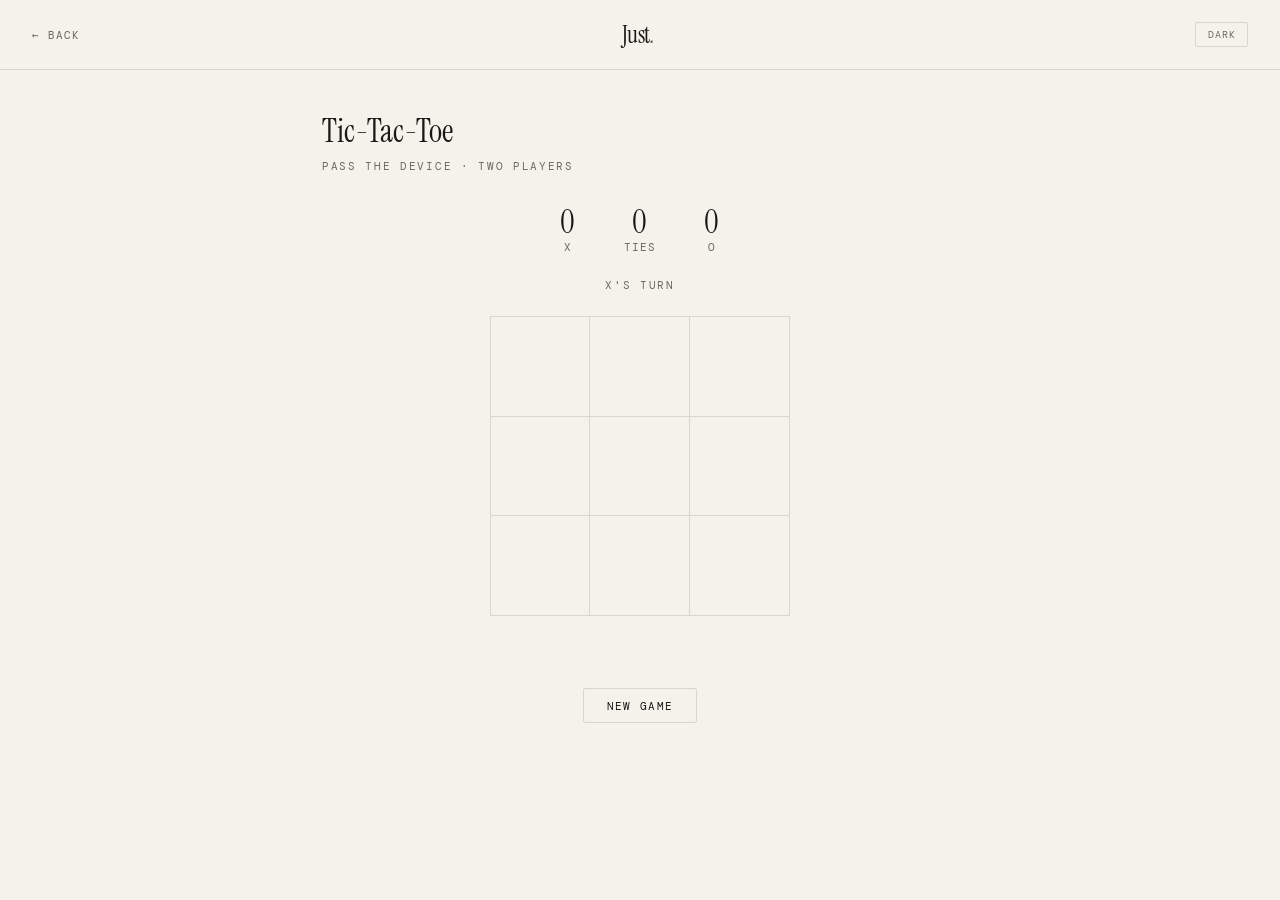
<file: tictactoe.html>
<!DOCTYPE html>
<html lang="en">
<head>
<meta charset="UTF-8">
<meta name="viewport" content="width=device-width, initial-scale=1.0">
<title>Tic-Tac-Toe — Just.</title>
<link rel="preconnect" href="https://fonts.googleapis.com">
<link href="https://fonts.googleapis.com/css2?family=Instrument+Serif:ital@0;1&family=DM+Mono:wght@400;500&display=swap" rel="stylesheet">
<link rel="stylesheet" href="base.css">
<style>
  .board {
    display: grid;
    grid-template-columns: repeat(3, 1fr);
    gap: 0;
    width: 300px;
    height: 300px;
    margin: 0 auto 1.5rem;
    border: 1.5px solid var(--border);
  }
  .cell {
    display: flex;
    align-items: center;
    justify-content: center;
    font-family: 'Instrument Serif', serif;
    font-size: 3rem;
    cursor: pointer;
    border-right: 1px solid var(--border);
    border-bottom: 1px solid var(--border);
    transition: background 0.1s;
    color: var(--text);
    user-select: none;
  }
  .cell:nth-child(3n) { border-right: none; }
  .cell:nth-child(n+7) { border-bottom: none; }
  .cell:hover:empty { background: var(--hover); }
  .cell.x { color: var(--text); }
  .cell.o { color: var(--text2); }
  .cell.win { background: var(--hover); }
  .scores {
    display: flex;
    justify-content: center;
    gap: 3rem;
    margin-bottom: 1.5rem;
    font-size: 0.7rem;
    text-transform: uppercase;
    letter-spacing: 0.1em;
    color: var(--text2);
  }
  .score-block { text-align: center; }
  .score-num {
    font-family: 'Instrument Serif', serif;
    font-size: 2rem;
    color: var(--text);
    display: block;
    line-height: 1.1;
  }
  .turn-indicator {
    text-align: center;
    font-size: 0.7rem;
    text-transform: uppercase;
    letter-spacing: 0.15em;
    color: var(--text2);
    margin-bottom: 1.5rem;
  }
</style>
</head>
<body>
<header>
  <a href="../index.html" class="back">← Back</a>
  <a href="../index.html" class="logo">Just<em>.</em></a>
  <div class="header-right">
    <button class="theme-toggle" onclick="toggleTheme()" id="themeBtn">Dark</button>
  </div>
</header>

<div class="game-container">
  <div class="game-title">Tic-Tac-Toe</div>
  <div class="game-subtitle">Pass the device · Two players</div>

  <div class="scores">
    <div class="score-block"><span class="score-num" id="scoreX">0</span>X</div>
    <div class="score-block"><span class="score-num" id="scoreTie">0</span>Ties</div>
    <div class="score-block"><span class="score-num" id="scoreO">0</span>O</div>
  </div>

  <div class="turn-indicator" id="turnInd">X's turn</div>

  <div class="board" id="board"></div>

  <div class="msg" id="msg"></div>

  <div style="text-align:center;margin-top:0.5rem">
    <button class="btn btn-outline" onclick="newGame()">New Game</button>
  </div>
</div>

<script>
let board, turn, over, scores = {X:0, O:0, T:0};
const WINS = [[0,1,2],[3,4,5],[6,7,8],[0,3,6],[1,4,7],[2,5,8],[0,4,8],[2,4,6]];

function newGame() {
  board = Array(9).fill('');
  turn = 'X'; over = false;
  render();
  document.getElementById('msg').textContent = '';
  document.getElementById('msg').className = 'msg';
  document.getElementById('turnInd').textContent = "X's turn";
}

function move(i) {
  if (board[i] || over) return;
  board[i] = turn;
  const win = checkWin();
  if (win) {
    over = true;
    scores[turn]++;
    updateScores();
    win.forEach(i => document.querySelectorAll('.cell')[i].classList.add('win'));
    const msg = document.getElementById('msg');
    msg.textContent = `${turn} wins.`;
    msg.className = 'msg win';
    document.getElementById('turnInd').textContent = '';
  } else if (board.every(Boolean)) {
    over = true;
    scores.T++;
    updateScores();
    const msg = document.getElementById('msg');
    msg.textContent = 'A tie.';
    msg.className = 'msg';
    document.getElementById('turnInd').textContent = '';
  } else {
    turn = turn === 'X' ? 'O' : 'X';
    document.getElementById('turnInd').textContent = `${turn}'s turn`;
  }
  render();
}

function checkWin() {
  for (const [a,b,c] of WINS) {
    if (board[a] && board[a]===board[b] && board[b]===board[c]) return [a,b,c];
  }
  return null;
}

function updateScores() {
  document.getElementById('scoreX').textContent = scores.X;
  document.getElementById('scoreO').textContent = scores.O;
  document.getElementById('scoreTie').textContent = scores.T;
}

function render() {
  const b = document.getElementById('board');
  b.innerHTML = board.map((v,i) =>
    `<div class="cell ${v.toLowerCase()}" onclick="move(${i})">${v}</div>`
  ).join('');
}

const saved = localStorage.getItem('just-theme');
if (saved === 'dark') { document.documentElement.setAttribute('data-theme','dark'); document.getElementById('themeBtn').textContent='Light'; }
function toggleTheme() {
  const isDark = document.documentElement.getAttribute('data-theme')==='dark';
  if(isDark){document.documentElement.removeAttribute('data-theme');document.getElementById('themeBtn').textContent='Dark';localStorage.setItem('just-theme','light');}
  else{document.documentElement.setAttribute('data-theme','dark');document.getElementById('themeBtn').textContent='Light';localStorage.setItem('just-theme','dark');}
}

newGame();
</script>
</body>
</html>
</file>
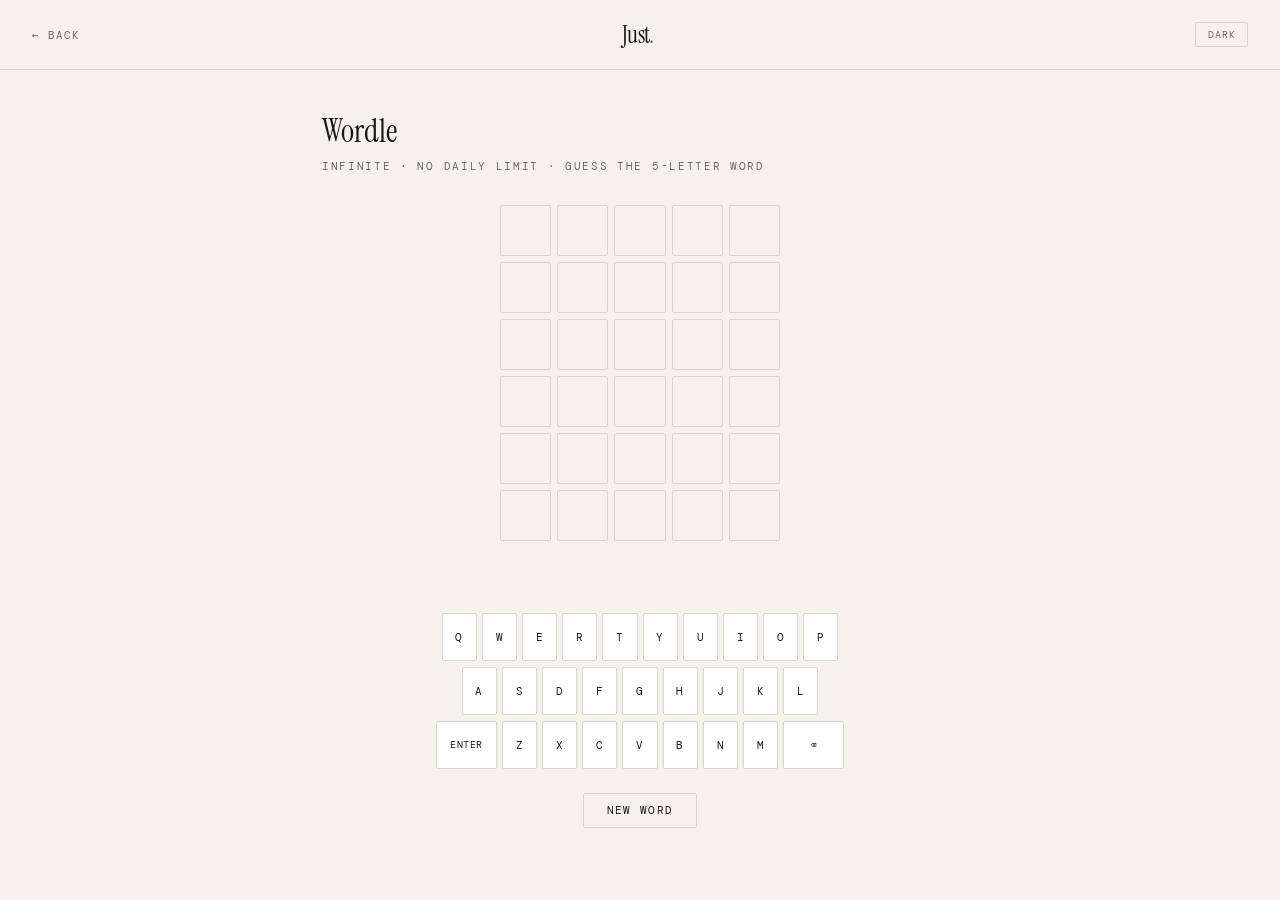
<file: wordle.html>
<!DOCTYPE html>
<html lang="en">
<head>
<meta charset="UTF-8">
<meta name="viewport" content="width=device-width, initial-scale=1.0">
<title>Wordle — Just.</title>
<link rel="preconnect" href="https://fonts.googleapis.com">
<link href="https://fonts.googleapis.com/css2?family=Instrument+Serif:ital@0;1&family=DM+Mono:wght@400;500&display=swap" rel="stylesheet">
<link rel="stylesheet" href="base.css">
<style>
  .board {
    display: grid;
    grid-template-rows: repeat(6, 1fr);
    gap: 6px;
    width: 280px;
    height: 336px;
    margin: 0 auto 1.5rem;
  }
  .row {
    display: grid;
    grid-template-columns: repeat(5, 1fr);
    gap: 6px;
  }
  .tile {
    border: 1.5px solid var(--border);
    display: flex;
    align-items: center;
    justify-content: center;
    font-family: 'Instrument Serif', serif;
    font-size: 1.6rem;
    font-weight: 400;
    text-transform: uppercase;
    color: var(--text);
    background: var(--bg);
    transition: border-color 0.1s;
    position: relative;
    border-radius: 2px;
  }
  .tile.filled { border-color: var(--text2); }
  .tile.correct { background: var(--green); border-color: var(--green); color: #fff; }
  .tile.present { background: var(--yellow); border-color: var(--yellow); color: #fff; }
  .tile.absent { background: var(--tag); border-color: var(--tag); color: var(--text2); }
  .tile.shake { animation: shake 0.3s; }
  @keyframes shake {
    0%,100%{transform:translateX(0)} 25%{transform:translateX(-4px)} 75%{transform:translateX(4px)}
  }
  .keyboard {
    display: flex;
    flex-direction: column;
    gap: 6px;
    align-items: center;
  }
  .kb-row { display: flex; gap: 5px; }
  .key {
    height: 3rem;
    min-width: 2.2rem;
    padding: 0 0.4rem;
    background: var(--card);
    border: 1px solid var(--border);
    font-family: 'DM Mono', monospace;
    font-size: 0.7rem;
    text-transform: uppercase;
    cursor: pointer;
    color: var(--text);
    transition: all 0.1s;
    border-radius: 2px;
    letter-spacing: 0.05em;
  }
  .key:hover { background: var(--hover); }
  .key.wide { min-width: 3.8rem; font-size: 0.6rem; }
  .key.correct { background: var(--green); border-color: var(--green); color: #fff; }
  .key.present { background: var(--yellow); border-color: var(--yellow); color: #fff; }
  .key.absent { background: var(--tag); border-color: var(--tag); color: var(--text2); }
</style>
</head>
<body>
<header>
  <a href="../index.html" class="back">← Back</a>
  <a href="../index.html" class="logo">Just<em>.</em></a>
  <div class="header-right">
    <button class="theme-toggle" onclick="toggleTheme()" id="themeBtn">Dark</button>
  </div>
</header>

<div class="game-container">
  <div class="game-title">Wordle</div>
  <div class="game-subtitle">Infinite · No daily limit · Guess the 5-letter word</div>

  <div class="board" id="board"></div>
  <div class="msg" id="msg"></div>

  <div class="keyboard" id="keyboard">
    <div class="kb-row" id="kb-row-0"></div>
    <div class="kb-row" id="kb-row-1"></div>
    <div class="kb-row" id="kb-row-2"></div>
  </div>

  <div style="text-align:center;margin-top:1.5rem">
    <button class="btn btn-outline" onclick="newGame()">New Word</button>
  </div>
</div>

<script>
const WORDS = ['crane','brave','light','storm','piano','table','world','night','sugar','flame','glass','plant','stone','heart','cloud','blade','ghost','paint','water','earth','black','white','place','sound','magic','eagle','clock','bloom','smile','drink','space','field','bench','clean','cloth','dream','fence','front','grace','grand','green','grind','grove','guess','guide','harsh','honey','house','human','indie','input','jewel','joint','judge','kneel','knife','latch','layer','leash','lemon','level','light','liner','lodge','loose','lower','lucky','lunch','lyric','manor','maple','march','match','mayor','merit','might','mirth','model','money','month','moose','moral','mouse','music','naive','nerve','never','night','noble','north','noted','novel','nurse','nymph','occur','offer','often','olive','onion','optic','orbit','order','other','outer','oxide','ozone','paint','panel','panic','paper','party','patch','pause','peace','peach','pearl','penny','perch','phase','phone','photo','piano','picks','pilot','pitch','pixel','plain','plane','plant','plate','plaza','pluck','plumb','plume','plump','plunk','plush','point','poker','polar','poppy','porch','prank','press','price','pride','prime','print','prior','prize','probe','proxy','prude','prune','psalm','pulse','punch','pupil','purse','queen','quest','queue','quick','quill','quite','quota','quote','rabid','radar','radio','raise','rally','ranch','range','rapid','ratio','raven','reach','realm','rebel','rebus','refer','reign','relax','remix','repay','reply','rider','right','risky','rival','river','robin','rocky','roman','rough','round','route','royal','rugby','ruler','rural','saint','salad','sauce','scale','scene','scone','scope','score','scout','scrub','seize','sense','serve','seven','shake','shale','shall','shame','shape','shark','shawl','sheep','sheer','shelf','shell','shift','shirt','shock','shoot','shore','short','shout','siege','sight','silly','since','sixth','sixty','sized','skill','skimp','skirt','skull','slant','slash','slave','sleep','sleet','slept','slice','slide','slime','sling','sloth','slump','slunk','slurp','small','smash','smear','smell','smelt','smith','smock','smoke','snail','snake','snare','snark','sneak','sneer','sniff','snore','snort','snout','snowy','soapy','solar','solid','solve','sorry','south','space','spade','spare','spark','spasm','spawn','spear','speck','speed','spend','spice','spill','spine','spoke','spook','sport','spout','spray','spree','sprig','spunk','squad','squat','squid','stack','staff','stage','stain','stair','stake','stale','stall','stamp','stand','stank','stark','stave','steal','steam','steel','steep','steer','stern','stiff','sting','stink','stock','stomp','stood','store','stork','story','stove','strap','straw','stray','strip','strum','strut','stuck','study','stump','stung','stunk','stunt','style','sugar','suite','sulky','sunny','super','surge','swamp','swarm','swear','sweat','sweep','sweet','swell','swept','swift','swing','swipe','swoop','sword','syrup','tabby','table','taffy','talon','tapir','tardy','tasty','taunt','tawny','teach','tense','tenth','tepid','thank','their','theme','there','thick','thief','thigh','thing','think','third','thorn','those','three','threw','throe','throw','thrum','thumb','thump','tiger','tight','timer','tipsy','title','today','token','tonic','tooth','topaz','total','touch','tough','towel','tower','toxic','track','trade','trail','trait','tramp','trash','trial','tribe','trick','tried','trout','trove','truce','truck','truly','trunk','trust','truth','tumor','tuner','tunic','tutor','twang','tweak','twill','twine','twirl','twist','tying','udder','ultra','umbra','uncle','uncut','unfit','unite','unity','until','upper','usher','usual','utter','uvula','vague','valor','valve','vapid','vault','vaunt','venom','venue','verge','verse','video','vigil','visor','vital','vixen','vocal','voice','voila','voter','vouch','vulva','wacky','waltz','waste','watch','weary','wedge','weigh','weird','whale','whack','wharf','wheat','wheel','where','which','while','whiff','whirl','white','whole','whose','wider','windy','witch','wrath','wreak','wreck','wring','wrist','wrong','wrote','yacht','yearn','yield','young','yours','zesty','zonal'];

const ROWS = 6, COLS = 5;
const KB_LAYOUT = [
  ['Q','W','E','R','T','Y','U','I','O','P'],
  ['A','S','D','F','G','H','J','K','L'],
  ['Enter','Z','X','C','V','B','N','M','⌫']
];

let word, grid, currentRow, currentCol, gameOver;

function newGame() {
  word = WORDS[Math.floor(Math.random()*WORDS.length)].toUpperCase();
  grid = Array(ROWS).fill(null).map(() => Array(COLS).fill(''));
  currentRow = 0; currentCol = 0; gameOver = false;
  renderBoard(); renderKeyboard();
  document.getElementById('msg').textContent = '';
  document.getElementById('msg').className = 'msg';
}

function renderBoard() {
  const board = document.getElementById('board');
  board.innerHTML = '';
  for (let r = 0; r < ROWS; r++) {
    const row = document.createElement('div');
    row.className = 'row';
    row.id = `row-${r}`;
    for (let c = 0; c < COLS; c++) {
      const tile = document.createElement('div');
      tile.className = 'tile' + (grid[r][c] ? ' filled' : '');
      tile.id = `tile-${r}-${c}`;
      tile.textContent = grid[r][c];
      row.appendChild(tile);
    }
    board.appendChild(row);
  }
}

function renderKeyboard() {
  KB_LAYOUT.forEach((keys, ri) => {
    const row = document.getElementById(`kb-row-${ri}`);
    row.innerHTML = keys.map(k => {
      const cls = getKeyClass(k);
      const wide = k === 'Enter' || k === '⌫' ? ' wide' : '';
      return `<button class="key${wide}${cls?' '+cls:''}" onclick="handleKey('${k}')">${k}</button>`;
    }).join('');
  });
}

function getKeyClass(k) {
  if (k === 'Enter' || k === '⌫') return '';
  let best = '';
  for (let r = 0; r < currentRow; r++) {
    for (let c = 0; c < COLS; c++) {
      if (grid[r][c] === k) {
        const tile = document.getElementById(`tile-${r}-${c}`);
        if (tile.classList.contains('correct')) return 'correct';
        if (tile.classList.contains('present')) best = 'present';
        else if (!best) best = 'absent';
      }
    }
  }
  return best;
}

function handleKey(k) {
  if (gameOver) return;
  if (k === '⌫' || k === 'Backspace') {
    if (currentCol > 0) { currentCol--; grid[currentRow][currentCol] = ''; updateTile(currentRow, currentCol); }
    return;
  }
  if (k === 'Enter') { submitRow(); return; }
  if (/^[A-Z]$/.test(k) && currentCol < COLS) {
    grid[currentRow][currentCol] = k;
    updateTile(currentRow, currentCol);
    currentCol++;
  }
}

function updateTile(r, c) {
  const tile = document.getElementById(`tile-${r}-${c}`);
  tile.textContent = grid[r][c];
  tile.className = 'tile' + (grid[r][c] ? ' filled' : '');
}

function submitRow() {
  if (currentCol < COLS) {
    shakeRow(currentRow);
    return;
  }
  const guess = grid[currentRow].join('');
  const result = evaluate(guess, word);
  result.forEach((state, c) => {
    setTimeout(() => {
      document.getElementById(`tile-${currentRow}-${c}`).className = `tile ${state}`;
    }, c * 80);
  });
  setTimeout(() => {
    const won = result.every(s => s === 'correct');
    const msg = document.getElementById('msg');
    if (won) { msg.textContent = 'Nicely done.'; msg.className = 'msg win'; gameOver = true; }
    else if (currentRow === ROWS - 1) { msg.textContent = `The word was ${word}.`; msg.className = 'msg lose'; gameOver = true; }
    currentRow++; currentCol = 0;
    renderKeyboard();
  }, COLS * 80 + 200);
}

function evaluate(guess, answer) {
  const res = Array(COLS).fill('absent');
  const answerArr = answer.split('');
  const guessArr = guess.split('');
  // Correct first
  guessArr.forEach((l, i) => { if (l === answerArr[i]) { res[i] = 'correct'; answerArr[i] = null; guessArr[i] = null; } });
  // Present
  guessArr.forEach((l, i) => {
    if (l === null) return;
    const idx = answerArr.indexOf(l);
    if (idx !== -1) { res[i] = 'present'; answerArr[idx] = null; }
  });
  return res;
}

function shakeRow(r) {
  const row = document.getElementById(`row-${r}`);
  row.querySelectorAll('.tile').forEach(t => { t.classList.add('shake'); setTimeout(() => t.classList.remove('shake'), 400); });
}

document.addEventListener('keydown', e => {
  if (e.key === 'Enter') handleKey('Enter');
  else if (e.key === 'Backspace') handleKey('⌫');
  else if (/^[a-zA-Z]$/.test(e.key)) handleKey(e.key.toUpperCase());
});

const saved = localStorage.getItem('just-theme');
if (saved === 'dark') { document.documentElement.setAttribute('data-theme','dark'); document.getElementById('themeBtn').textContent='Light'; }
function toggleTheme() {
  const isDark = document.documentElement.getAttribute('data-theme')==='dark';
  if(isDark){document.documentElement.removeAttribute('data-theme');document.getElementById('themeBtn').textContent='Dark';localStorage.setItem('just-theme','light');}
  else{document.documentElement.setAttribute('data-theme','dark');document.getElementById('themeBtn').textContent='Light';localStorage.setItem('just-theme','dark');}
}

newGame();
</script>
</body>
</html>
</file>
<file: base.css>
/* Just. — shared game styles */
:root {
  --bg: #f5f2eb;
  --bg2: #eceadf;
  --text: #1a1814;
  --text2: #6b6860;
  --accent: #2b2926;
  --card: #fff;
  --border: #d8d5cc;
  --hover: #f0ede4;
  --tag: #e8e4d9;
  --tag-text: #4a4840;
  --green: #3a7a4a;
  --yellow: #b07830;
  --red: #b03030;
}
[data-theme="dark"] {
  --bg: #141310;
  --bg2: #1c1a17;
  --text: #f0ede4;
  --text2: #9a9690;
  --accent: #e8e4d9;
  --card: #201e1b;
  --border: #2e2c28;
  --hover: #272420;
  --tag: #2a2820;
  --tag-text: #b0ac9f;
  --green: #5aaa6a;
  --yellow: #d09a50;
  --red: #cc5050;
}
* { margin: 0; padding: 0; box-sizing: border-box; }
body {
  font-family: 'DM Mono', monospace;
  background: var(--bg);
  color: var(--text);
  min-height: 100vh;
  transition: background 0.2s, color 0.2s;
}
a { color: inherit; }
header {
  padding: 1.2rem 2rem;
  display: flex;
  align-items: center;
  justify-content: space-between;
  border-bottom: 1px solid var(--border);
}
.back {
  font-size: 0.7rem;
  letter-spacing: 0.1em;
  text-transform: uppercase;
  color: var(--text2);
  text-decoration: none;
  display: flex;
  align-items: center;
  gap: 0.5rem;
  transition: color 0.12s;
}
.back:hover { color: var(--text); }
.logo {
  font-family: 'Instrument Serif', serif;
  font-size: 1.5rem;
  color: var(--text);
  text-decoration: none;
  letter-spacing: -0.02em;
}
.logo em { font-style: italic; color: var(--text2); }
.header-right {
  display: flex;
  align-items: center;
  gap: 1rem;
}
.theme-toggle {
  background: none;
  border: 1px solid var(--border);
  color: var(--text2);
  font-family: 'DM Mono', monospace;
  font-size: 0.65rem;
  letter-spacing: 0.1em;
  padding: 0.3rem 0.7rem;
  cursor: pointer;
  text-transform: uppercase;
  transition: all 0.15s;
  border-radius: 2px;
}
.theme-toggle:hover { background: var(--hover); color: var(--text); }
.game-container {
  max-width: 700px;
  margin: 0 auto;
  padding: 2.5rem 2rem 4rem;
}
.game-title {
  font-family: 'Instrument Serif', serif;
  font-size: 2rem;
  font-weight: 400;
  margin-bottom: 0.4rem;
}
.game-subtitle {
  font-size: 0.7rem;
  color: var(--text2);
  text-transform: uppercase;
  letter-spacing: 0.15em;
  margin-bottom: 2rem;
}
.btn {
  background: var(--text);
  color: var(--bg);
  border: none;
  font-family: 'DM Mono', monospace;
  font-size: 0.7rem;
  letter-spacing: 0.12em;
  text-transform: uppercase;
  padding: 0.6rem 1.4rem;
  cursor: pointer;
  transition: opacity 0.12s;
  border-radius: 2px;
}
.btn:hover { opacity: 0.8; }
.btn-outline {
  background: none;
  color: var(--text);
  border: 1px solid var(--border);
}
.btn-outline:hover { background: var(--hover); }
.status-bar {
  display: flex;
  align-items: center;
  gap: 1.5rem;
  margin-bottom: 1.5rem;
  font-size: 0.7rem;
  color: var(--text2);
  text-transform: uppercase;
  letter-spacing: 0.1em;
}
.status-val {
  color: var(--text);
  font-weight: 500;
}
.msg {
  font-size: 0.85rem;
  color: var(--text2);
  margin: 1.5rem 0;
  letter-spacing: 0.05em;
  min-height: 1.5rem;
}
.msg.win { color: var(--green); }
.msg.lose { color: var(--red); }
</file>
